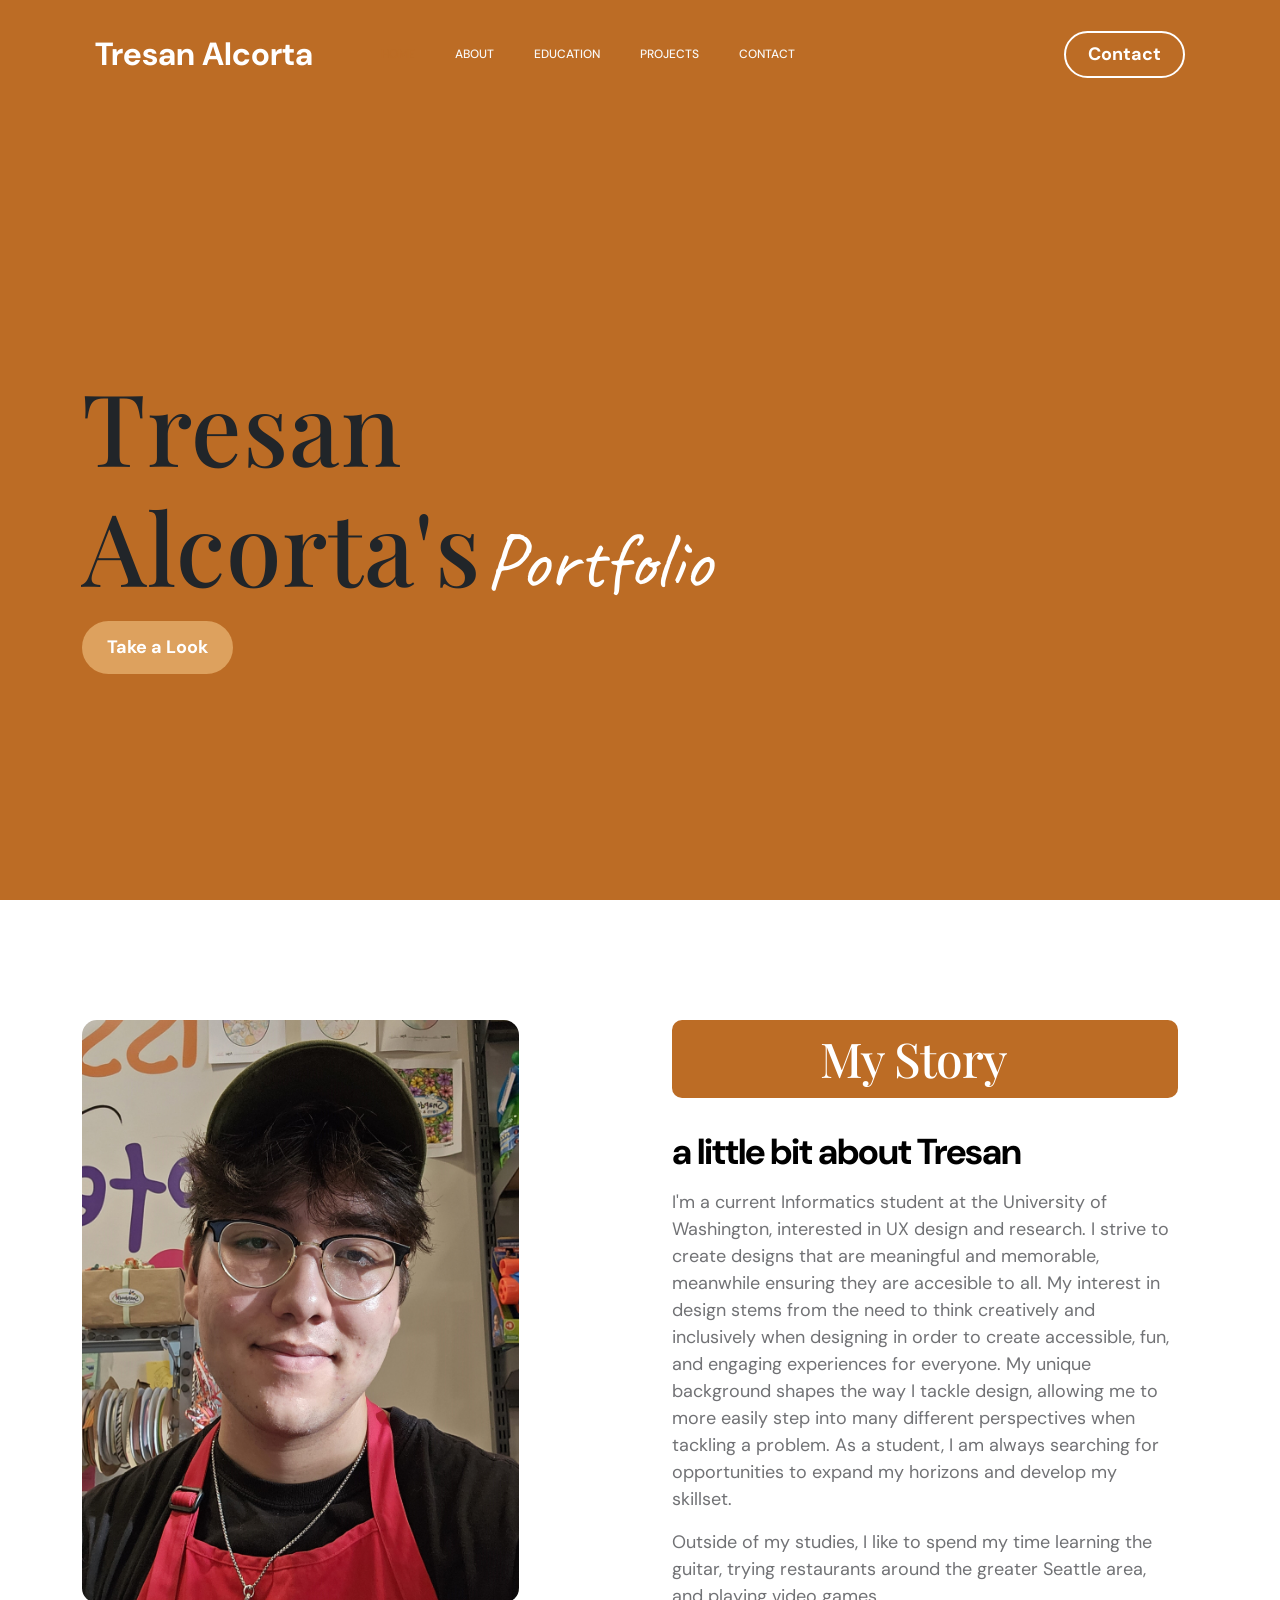
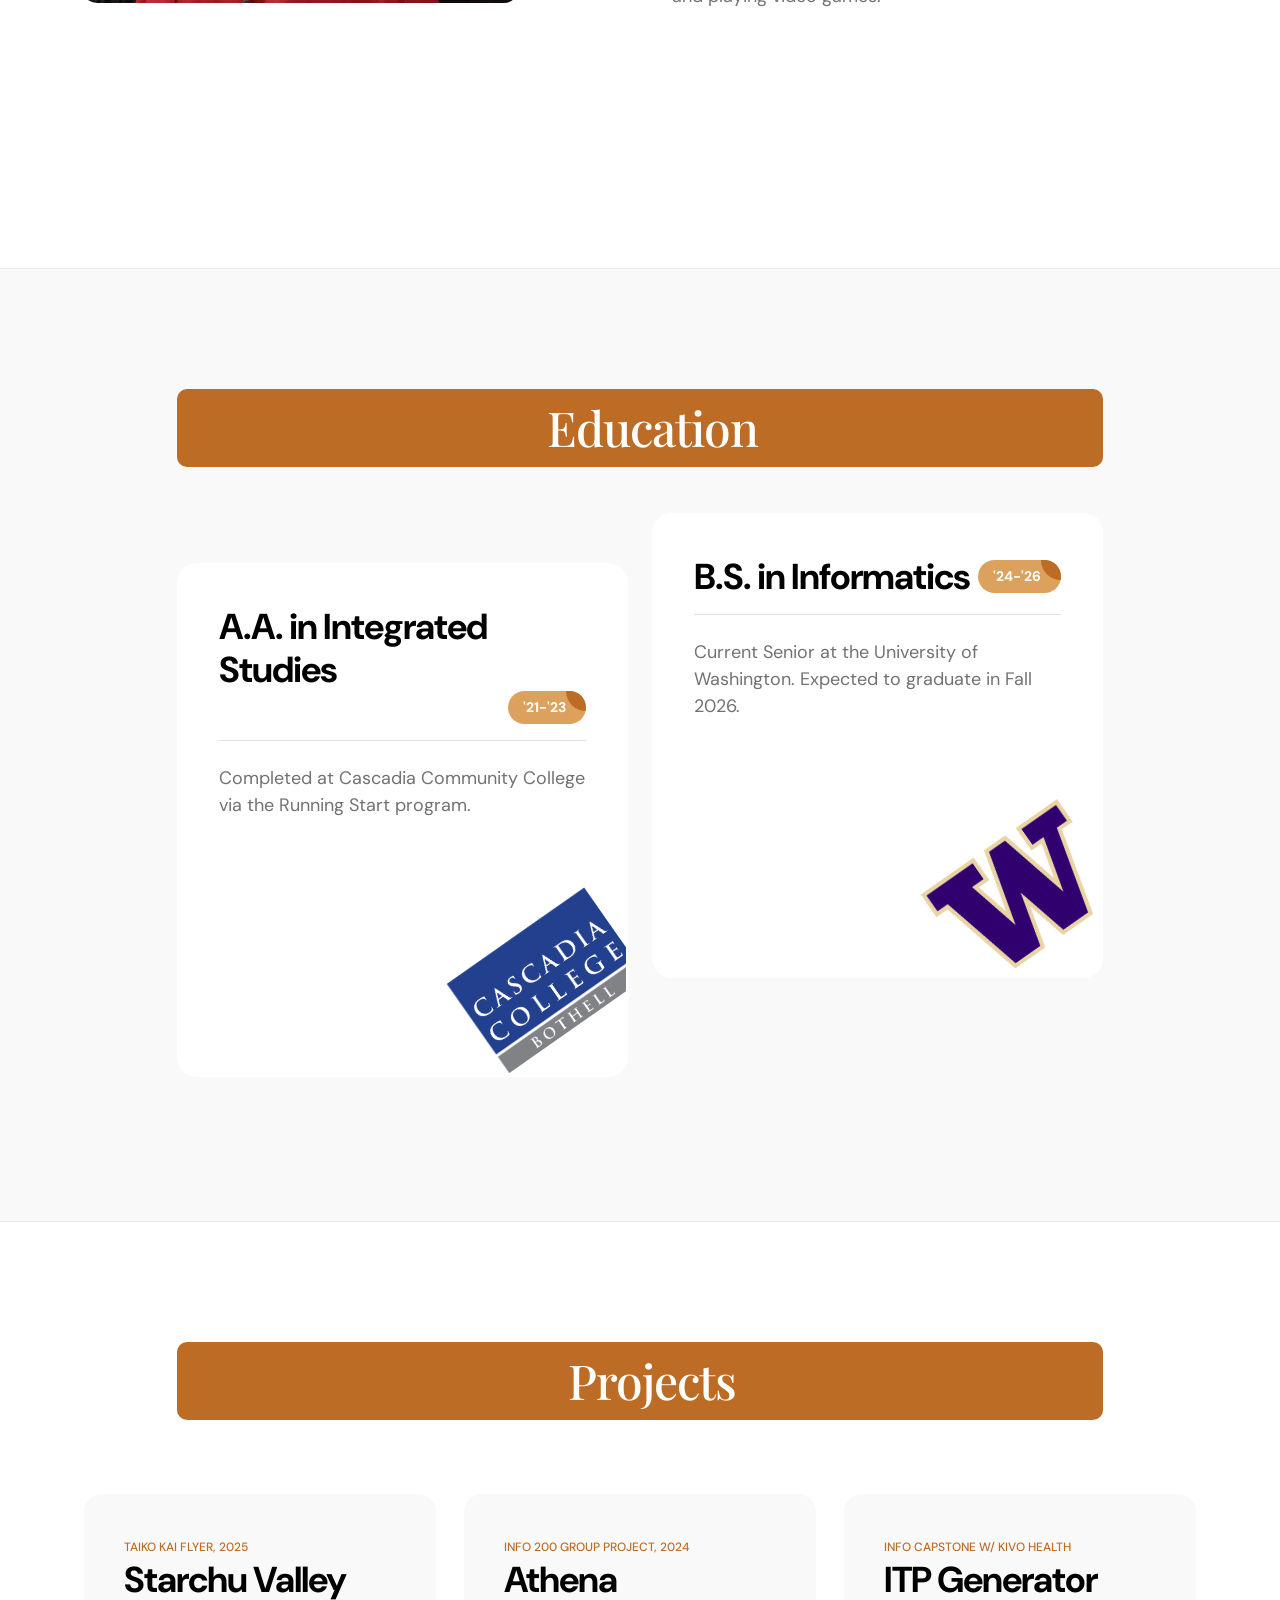
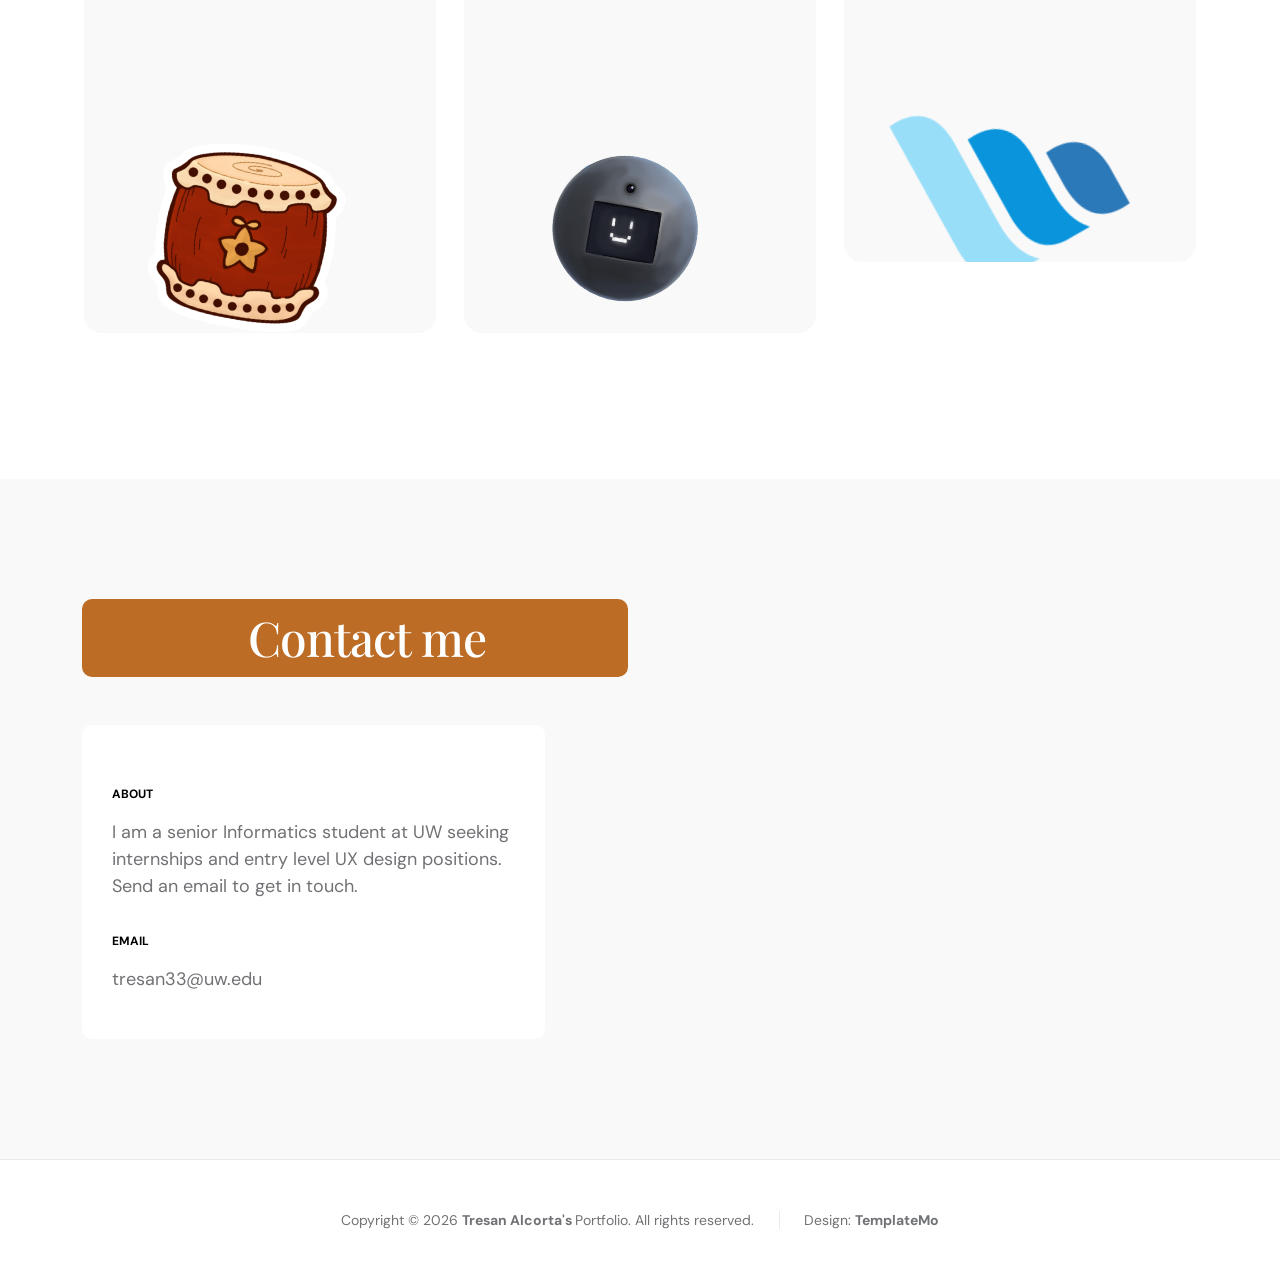
<file: index.html>
<!doctype html>
<html lang="en">
    <head>
        <meta charset="utf-8">
        <meta name="viewport" content="width=device-width, initial-scale=1">

        <meta name="description" content="Portfolio website showcasing work done by Tresan Alcorta">
        <meta name="author" content="Tresan Alcorta">

        <title>Tresan Alcorta's Portfolio</title>

        <!-- CSS FILES -->
        <link rel="preconnect" href="https://fonts.googleapis.com">
        
        <link rel="preconnect" href="https://fonts.gstatic.com" crossorigin>
        
        <link href="https://fonts.googleapis.com/css2?family=DM+Sans:wght@400;500;700&display=swap" rel="stylesheet">

        <link href="css/bootstrap.min.css" rel="stylesheet">

        <link href="css/bootstrap-icons.css" rel="stylesheet">

        <link href="css/magnific-popup.css" rel="stylesheet">

        <link href="css/templatemo-first-portfolio-style.css" rel="stylesheet">

        <link href="https://fonts.googleapis.com/css2?family=Playfair+Display:ital,wght@0,400..900;1,400..900&display=swap" rel="stylesheet">

        <link href="https://fonts.googleapis.com/css2?family=Caveat:wght@400..700&display=swap" rel="stylesheet">
        
    </head>
    
    <body>

        <section class="preloader">
            <div class="spinner">
                <span class="spinner-rotate"></span>    
            </div>
        </section>

        <nav class="navbar navbar-expand-lg">
            <div class="container">

                <button class="navbar-toggler" type="button" data-bs-toggle="collapse" data-bs-target="#navbarNav" aria-controls="navbarNav" aria-expanded="false" aria-label="Toggle navigation">
                    <span class="navbar-toggler-icon"></span>
                </button>

                <!-- <a href="index.html" class="navbar-brand mx-auto mx-lg-0">Tresan Alcorta</a> -->

                <div class="d-flex align-items-center d-lg-none">
                    <i class="navbar-icon bi-telephone-plus me-3"></i>
                    <a class="custom-btn btn" href="#section_5">
                        425-659-0700
                    </a>
                </div>

                <div class="collapse navbar-collapse" id="navbarNav">
                    <a href="index.html" class="navbar-brand mx-auto mx-lg-0">Tresan Alcorta</a>
                    <ul class="navbar-nav ms-lg-5">
                        <li class="nav-item">
                            <a class="nav-link click-scroll" href="#section_1">Home</a>
                        </li>

                        <li class="nav-item">
                            <a class="nav-link click-scroll" href="#section_2">About</a> 
                        </li>

                        <li class="nav-item">
                            <a class="nav-link click-scroll" href="#section_3">Education</a>
                        </li>

                        <li class="nav-item">
                            <a class="nav-link click-scroll" href="#section_4">Projects</a>
                        </li>

                        <li class="nav-item">
                            <a class="nav-link click-scroll" href="#section_5">Contact</a>
                        </li>
                    </ul>

                    <div class="d-lg-flex align-items-center d-none ms-auto">
                        <!-- <i class="navbar-icon bi-telephone-plus me-3"></i> -->
                        <a class="custom-btn btn" href="#section_5">
                            Contact
                        </a>
                    </div>
                </div>

            </div>
        </nav>

        <main>

            <section class="hero d-flex justify-content-center align-items-center" id="section_1">
                <div class="container">
                    <div class="row">

                        <div class="col-lg-7 col-12">
                            <div class="hero-text">
                                <div class="hero-title-wrap d-flex align-items-center mb-4">

                                </div>

                                <h1 class="playfair-hero">Tresan Alcorta's</h1>
                                <p class="caveat">Portfolio</p>
                                <p class="mb-4"><a class="custom-btn btn custom-link" href="#section_2">Take a Look</a></p>
                            </div>
                        </div>

                        <!-- <div class="col-lg-5 col-12 justify-content-center">
                            <div class="hero-image-wrap"></div>
                            <img src="" class="hero-image img-fluid" alt="">
                        </div> -->

                    </div>
                </div>

                <!-- <svg xmlns="http://www.w3.org/2000/svg" viewBox="0 0 1440 320"><path fill="#535da1" fill-opacity="1" d="M0,160L24,160C48,160,96,160,144,138.7C192,117,240,75,288,64C336,53,384,75,432,106.7C480,139,528,181,576,208C624,235,672,245,720,240C768,235,816,213,864,186.7C912,160,960,128,1008,133.3C1056,139,1104,181,1152,202.7C1200,224,1248,224,1296,197.3C1344,171,1392,117,1416,90.7L1440,64L1440,0L1416,0C1392,0,1344,0,1296,0C1248,0,1200,0,1152,0C1104,0,1056,0,1008,0C960,0,912,0,864,0C816,0,768,0,720,0C672,0,624,0,576,0C528,0,480,0,432,0C384,0,336,0,288,0C240,0,192,0,144,0C96,0,48,0,24,0L0,0Z"></path></svg> -->
            </section>


            <section class="about section-padding" id="section_2">
                <div class="container">
                    <div class="row">

                        <div class="col-lg-6 col-12">
                            <img src="images/profilephoto.jpg" class="about-image img-fluid" alt="">
                        </div>

                        <div class="col-lg-6 col-12 mt-5 mt-lg-0">
                            <div class="about-thumb">

                                <div class="section-title-wrap d-flex justify-content-center align-items-center mb-4">
                                    <h2 class="text-white me-4 mb-0 playfair-header float-center">My Story</h2>

                                    <!-- <img src="images/profilephotoround.png" class="avatar-image img-fluid" alt=""> -->
                                </div>

                                <h3 class="pt-2 mb-3">a little bit about Tresan</h3>

                                <p>I'm a current Informatics student at the University of Washington, interested in UX design and research. I strive to create designs that are meaningful and memorable, meanwhile ensuring they are accesible to all. My interest in design stems from the need to think creatively and inclusively when designing in order to create accessible, fun, and engaging experiences for everyone. My unique background shapes the way I tackle design, allowing me to more easily step into many different perspectives when tackling a problem. As a student, I am always searching for opportunities to expand my horizons and develop my skillset.</p>

                                <p>Outside of my studies, I like to spend my time learning the guitar, trying restaurants around the greater Seattle area, and playing video games.</p>
                            </div>
                        </div>

                    </div>
                </div>
            </section>

            <!-- <section class="featured section-padding">
                <div class="container">
                    <div class="row">

                        <div class="col-lg-6 col-12">
                            <div class="profile-thumb">
                                <div class="profile-title">
                                    <h4 class="mb-0">Information</h4>
                                </div>

                                <div class="profile-body">
                                    <p>
                                        <span class="profile-small-title">Name</span> 
                                        <span>Tresan Alcorta</span>
                                    </p>

                                    <p>
                                        <span class="profile-small-title">Birthday</span> 
                                        <span>May 4, 2005</span>
                                    </p>

                                    <p>
                                        <span class="profile-small-title">Phone</span> 
                                         <span><a href="tel: 305-240-9671">425-659-0700</a></span>
                                    </p>

                                    <p>
                                        <span class="profile-small-title">Email</span> 
                                        <span><a href="mailto:hello@josh.design">tresan33@uw.edu</a></span>
                                    </p>
                                </div>
                            </div>
                        </div> -->

                        <!-- <div class="col-lg-6 col-12 mt-5 mt-lg-0">
                            <div class="about-thumb">
                                <div class="row">
                                    <div class="col-lg-6 col-6 featured-border-bottom py-2">
                                        <strong class="featured-numbers">20+</strong>

                                        <p class="featured-text">Years of Experiences</p>
                                    </div>

                                    <div class="col-lg-6 col-6 featured-border-start featured-border-bottom ps-5 py-2">
                                        <strong class="featured-numbers">245</strong>

                                        <p class="featured-text">Happy Customers</p>
                                    </div>

                                    <div class="col-lg-6 col-6 pt-4">
                                        <strong class="featured-numbers">640</strong>

                                        <p class="featured-text">Project Finished</p>
                                    </div>

                                    <div class="col-lg-6 col-6 featured-border-start ps-5 pt-4">
                                        <strong class="featured-numbers">72+</strong>

                                        <p class="featured-text">Digital Awards</p>
                                    </div>
                                </div>
                            </div>
                        </div>

                    </div>
                </div>
            </section> -->


            <!-- <section class="clients section-padding">
                <div class="container">
                    <div class="row align-items-center">

                        <div class="col-lg-12 col-12">
                            <h3 class="text-center mb-5">Companies I've had worked</h3>
                        </div>

                        <div class="col-lg-2 col-4 ms-auto clients-item-height">
                            <img src="images/clients/cachet.svg" class="clients-image img-fluid" alt="">
                        </div>

                        <div class="col-lg-2 col-4 clients-item-height">
                            <img src="images/clients/guitar-center.svg" class="clients-image img-fluid" alt="">
                        </div>

                        <div class="col-lg-2 col-4 clients-item-height">
                            <img src="images/clients/tokico.svg" class="clients-image img-fluid" alt="">
                        </div>

                        <div class="col-lg-2 col-4 clients-item-height">
                            <img src="images/clients/shopify.svg" class="clients-image img-fluid" alt="">
                        </div>

                        <div class="col-lg-2 col-4 me-auto clients-item-height">
                            <img src="images/clients/profil-rejser.svg" class="clients-image img-fluid" alt="">
                        </div>

                    </div>
                </div>
            </section> -->


            <section class="services section-padding" id="section_3">
                <div class="container">
                    <div class="row">

                        <div class="col-lg-10 col-12 mx-auto">
                            <div class="section-title-wrap d-flex justify-content-center align-items-center mb-5">
                                <h2 class="text-white ms-4 mb-0 playfair-header">Education</h2>
                            </div>

                            <div class="row pt-lg-5">
                                <div class="col-lg-6 col-12">
                                    <div class="services-thumb">
                                        <div class="d-flex flex-wrap align-items-center border-bottom mb-4 pb-3">
                                            <h3 class="mb-0">A.A. in Integrated Studies</h3>

                                            <div class="services-price-wrap ms-auto">
                                                <p class="services-price-text mb-0">'21-'23</p>
                                                <div class="services-price-overlay"></div>
                                            </div>
                                        </div>

                                        <p>Completed at Cascadia Community College via the Running Start program.</p>

                                        <div class="services-icon-wrap d-flex justify-content-center align-items-center">
                                            <img class="school-logo" src="images/Cascadia_Logo.png" class="img-fluid img-responsive" />

                                        </div>
                                    </div>
                                </div>

                                <div class="col-lg-6 col-12">
                                    <div class="services-thumb services-thumb-up">
                                        <div class="d-flex flex-wrap align-items-center border-bottom mb-4 pb-3">
                                            <h3 class="mb-0">B.S. in Informatics</h3>

                                            <div class="services-price-wrap ms-auto">
                                                <p class="services-price-text mb-0">'24-'26</p>
                                                <div class="services-price-overlay"></div>
                                            </div>
                                        </div>

                                        <p>Current Senior at the University of Washington. Expected to graduate in Fall 2026.</p>

                                        <div class="services-icon-wrap d-flex justify-content-center align-items-center">
                                             <img class="school-logo" src="images/Washington_Huskies_logo.svg.png" class="img-fluid img-responsive" />
                                        </div>
                                    </div>
                                </div>
                            </div>
                        </div>
                    </div>
                </div>
            </section>


            <section class="projects section-padding" id="section_4">
                <div class="container">
                    <div class="row justify-content-center">

                        <div class="col-lg-10 col-12 mx-auto">
                            <div class="section-title-wrap d-flex justify-content-center align-items-center mb-5">
                                <h2 class="text-white ms-4 mb-0 playfair-header">Projects</h2>
                            </div>
                        </div>

                        <div class="clearfix"></div>

                        <div class="col-lg-4 col-md-6 col-12">
                            <a href="starchu.html">
                                <div class="projects-thumb">
                                    <div class="projects-info">
                                        <small class="projects-tag">Taiko Kai Flyer, 2025</small>
    
                                        <h3 class="projects-title">Starchu Valley</h3>
                                    </div>
    
                                    <img src="images/chu.png" class="projects-image img-fluid" alt="">
                                </div>
                            </a>
                        </div>

                        <div class="col-lg-4 col-md-6 col-12">
                            <a href="athena.html">
                            <div class="projects-thumb">
                                <div class="projects-info">
                                    <small class="projects-tag">INFO 200 Group Project, 2024</small>

                                    <h3 class="projects-title">Athena</h3>
                                </div>

                                    <img src="images/projects/athenadrone.png" class="projects-image img-fluid" alt="">
                                </div>
                            </a>
                        </div>

                        <div class="col-lg-4 col-md-6 col-12">
                            <a href="kivo.html">
                            <div class="projects-thumb">
                                <div class="projects-info">
                                    <small class="projects-tag">INFO Capstone w/ Kivo Health</small>

                                    <h3 class="projects-title">ITP Generator</h3>
                                </div>

                                    <img src="images/projects/684a5781f9e447770142c3cf_kivo-logo.png" class="projects-image img-fluid" alt="">
                                </div>
                            </a>
                        </div>

                        <!-- <div class="col-lg-4 col-md-6 col-12">
                            <div class="projects-thumb">
                                <div class="projects-info">
                                    <small class="projects-tag"></small>

                                    <h3 class="projects-title">Polo</h3>
                                </div>

                                <a href="images/projects/true-agency-9Bjog5FZ-oc-unsplash.jpg" class="popup-image">
                                    <img src="images/projects/true-agency-9Bjog5FZ-oc-unsplash.jpg" class="projects-image img-fluid" alt="">
                                </a>
                            </div>
                        </div> -->

                    </div>
                </div>
            </section>

            <section class="contact section-padding" id="section_5">
                    <div class="container">
                        <div class="row">

                            <div class="col-lg-6 col-md-8 col-12">
                                <div class="section-title-wrap d-flex justify-content-center align-items-center mb-5">
                                    <h2 class="text-white ms-4 mb-0 playfair-header">Contact me</h2>
                                </div>
                            </div>

                            <div class="clearfix"></div>

                            <div class="col-lg-5 col-md-6 col-12 pe-lg-0">
                                <div class="contact-info d-flex flex-column">
                                    <strong class="site-footer-title d-block mb-3">About</strong>

                                    <p class="mb-2">
                                        I am a senior Informatics student at UW seeking internships and entry level UX design positions. Send an email to get in touch.
                              </p>

                                    <strong class="site-footer-title d-block mt-4 mb-3">Email</strong>

                                    <p>
                                        <a href="mailto:tresan33@uw.edu">
                                            tresan33@uw.edu
                                        </a>
                                    </p>
                                </div>
                            </div>



                            <!-- <div class="col-lg-6 col-12 mt-5 mt-lg-0">
                                <form action="#" method="get" class="custom-form contact-form" role="form">
                                    <div class="row">
                                        <div class="col-lg-6 col-md-6 col-12">
                                            <div class="form-floating">
                                                <input type="text" name="name" id="name" class="form-control" placeholder="Name" required="">
                                                
                                                <label for="floatingInput">Name</label>
                                            </div>
                                        </div>

                                        <div class="col-lg-6 col-md-6 col-12"> 
                                            <div class="form-floating">
                                                <input type="email" name="email" id="email" pattern="[^ @]*@[^ @]*" class="form-control" placeholder="Email address" required="">
                                                
                                                <label for="floatingInput">Email address</label>
                                            </div>
                                        </div>

                                        <div class="col-lg-12 col-12">
                                            <div class="form-floating">
                                                <textarea class="form-control" id="message" name="message" placeholder="Shoot me a message"></textarea>
                                                
                                                <label for="floatingTextarea">Shoot me a message</label>
                                            </div>
                                        </div>

                                        <div class="col-lg-3 col-12 ms-auto">
                                            <button type="submit" class="form-control">Send</button>
                                        </div>

                                    </div>
                                </form>     
                            </div> -->

                        </div>
                    </div>
                </div>
            </section>

        </main>

        <footer class="site-footer">
            <div class="container">
                <div class="row">

                    <div class="col-lg-12 col-12">
                        <div class="copyright-text-wrap">
                            <p class="mb-0">
                                <span class="copyright-text">Copyright © 2026 <a href="#">Tresan Alcorta's </a>Portfolio. All rights reserved.</span>
                                Design: 
                                <a rel="sponsored" href="https://templatemo.com" target="_blank">TemplateMo</a>
                            </p>
                        </div>
                    </div>

                </div>
            </div>
        </footer>

        <!-- JAVASCRIPT FILES -->
        <script src="js/jquery.min.js"></script>
        <script src="js/bootstrap.min.js"></script>
        <script src="js/jquery.sticky.js"></script>
        <script src="js/click-scroll.js"></script>
        <script src="js/jquery.magnific-popup.min.js"></script>
        <script src="js/magnific-popup-options.js"></script>
        <script src="js/custom.js"></script>

    </body>
</html>
</file>
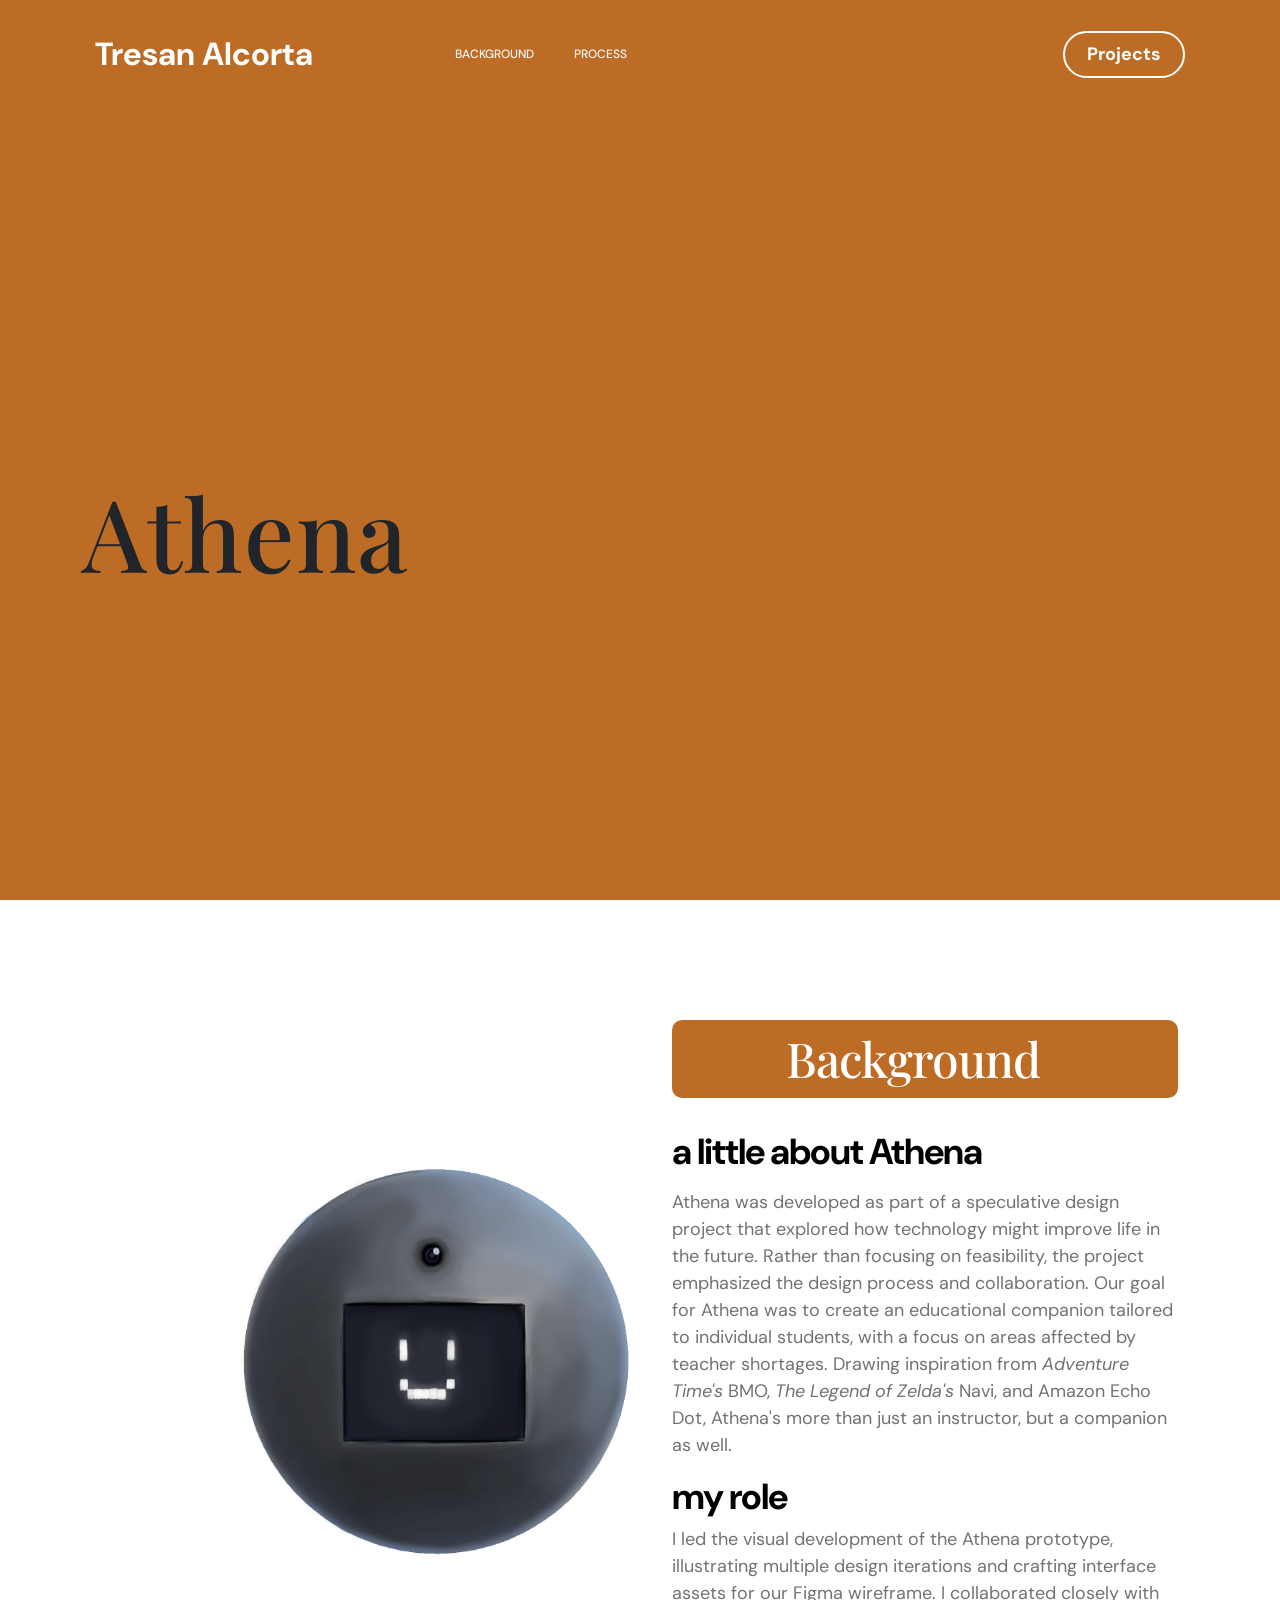
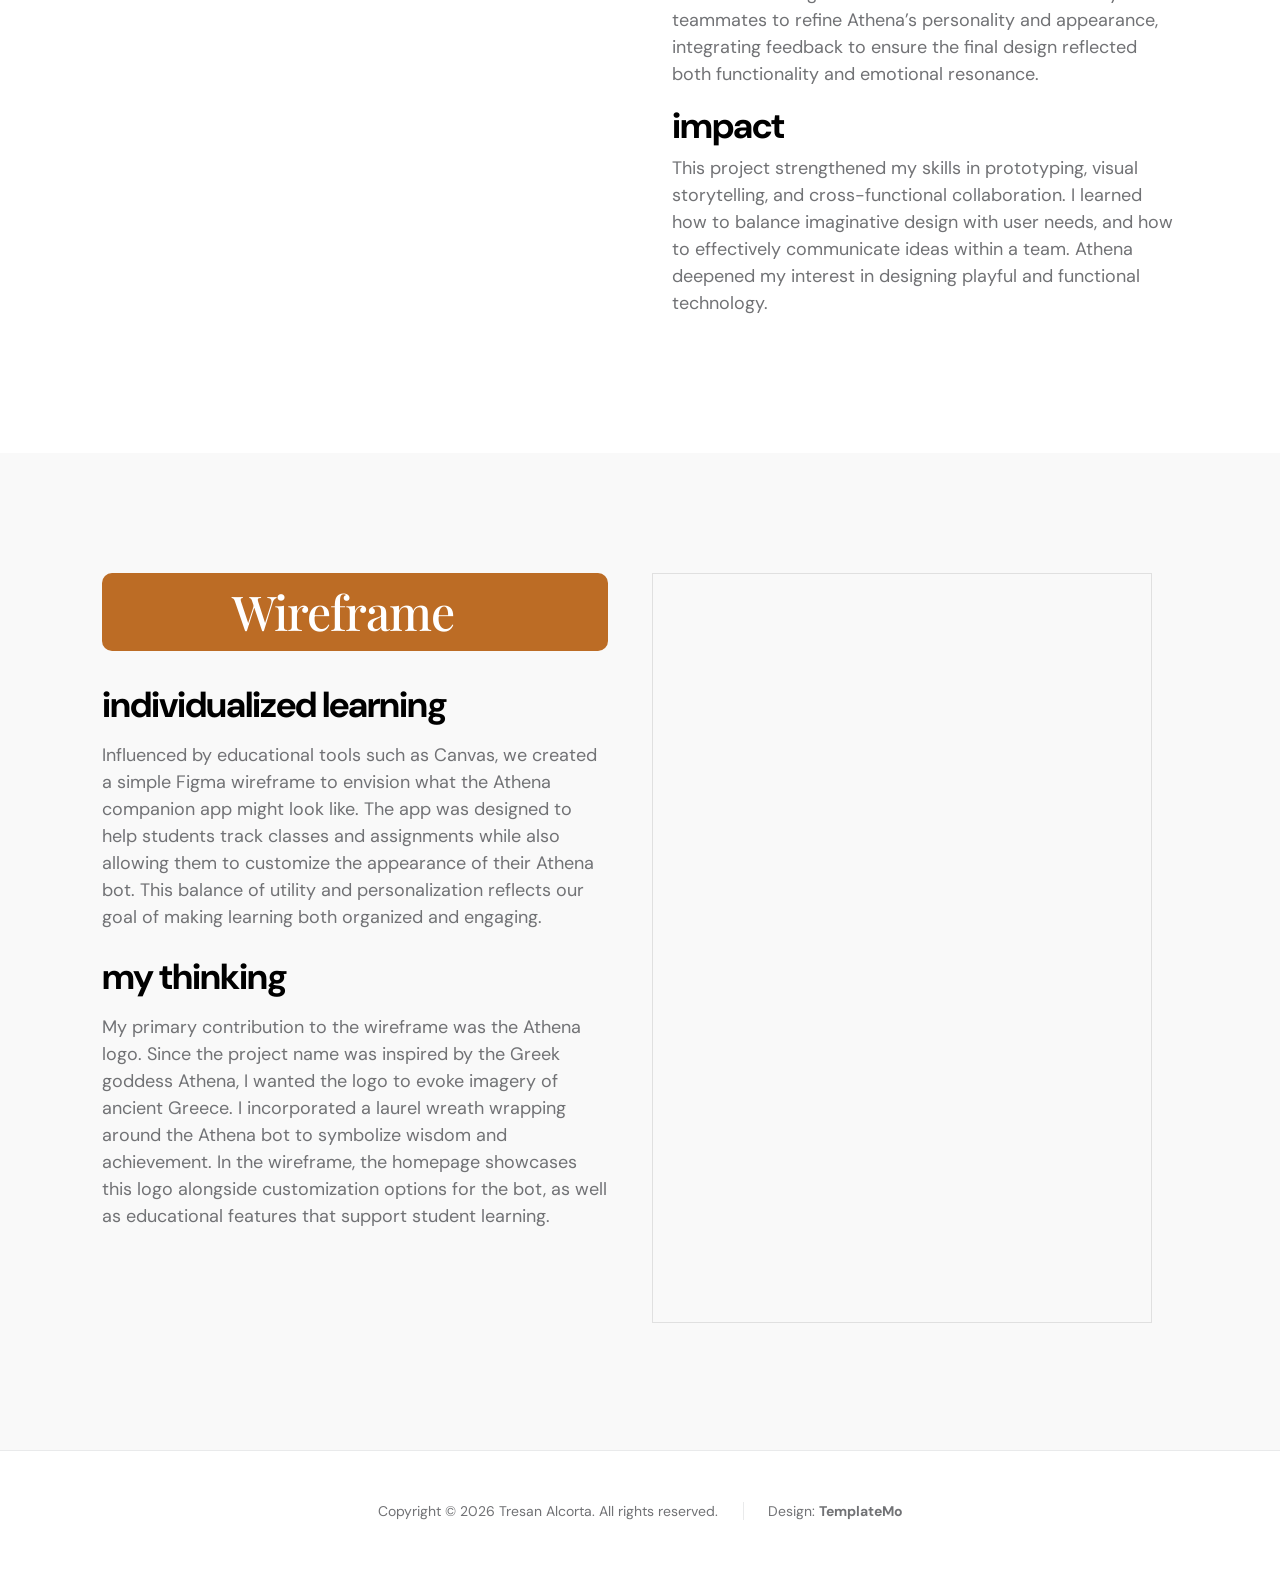
<file: athena.html>
<!doctype html>
<html lang="en">
    <head>
        <meta charset="utf-8">
        <meta name="viewport" content="width=device-width, initial-scale=1">

        <meta name="description" content="Portfolio website showcasing work done by Tresan Alcorta">
        <meta name="author" content="Tresan Alcorta">

        <title>Tresan Alcorta's Portfolio</title>

        <!-- CSS FILES -->
        <link rel="preconnect" href="https://fonts.googleapis.com">
        
        <link rel="preconnect" href="https://fonts.gstatic.com" crossorigin>
        
        <link href="https://fonts.googleapis.com/css2?family=DM+Sans:wght@400;500;700&display=swap" rel="stylesheet">

        <link href="css/bootstrap.min.css" rel="stylesheet">

        <link href="css/bootstrap-icons.css" rel="stylesheet">

        <link href="css/magnific-popup.css" rel="stylesheet">

        <link href="css/templatemo-first-portfolio-style.css" rel="stylesheet">

        <link href="https://fonts.googleapis.com/css2?family=Playfair+Display:ital,wght@0,400..900;1,400..900&display=swap" rel="stylesheet">

        <link href="https://fonts.googleapis.com/css2?family=Caveat:wght@400..700&display=swap" rel="stylesheet">
        
    </head>
    
    <body>

        <section class="preloader">
            <div class="spinner">
                <span class="spinner-rotate"></span>    
            </div>
        </section>

        <nav class="navbar navbar-expand-lg">
            <div class="container">

                <button class="navbar-toggler" type="button" data-bs-toggle="collapse" data-bs-target="#navbarNav" aria-controls="navbarNav" aria-expanded="false" aria-label="Toggle navigation">
                    <span class="navbar-toggler-icon"></span>
                </button>

                <!-- <a href="index.html" class="navbar-brand mx-auto mx-lg-0">Tresan Alcorta</a> -->

                <div class="d-flex align-items-center d-lg-none">
                    <i class="navbar-icon bi-telephone-plus me-3"></i>
                    <a class="custom-btn btn" href="#section_5">
                        425-659-0700
                    </a>
                </div>

                <div class="collapse navbar-collapse" id="navbarNav">
                    <a href="index.html" class="navbar-brand mx-auto mx-lg-0">Tresan Alcorta</a>
                    <ul class="navbar-nav ms-lg-5">
                        <li class="nav-item">
                            <a class="nav-link click-scroll" href="#section_1">Home</a>
                        </li>

                        <li class="nav-item">
                            <a class="nav-link click-scroll" href="#section_2">Background</a>
                        </li>

                        <li class="nav-item">
                            <a class="nav-link click-scroll" href="#section_3">Process</a>
                        </li>

                    </ul>

                    <div class="d-lg-flex align-items-center d-none ms-auto">
                        <!-- <i class="navbar-icon bi-telephone-plus me-3"></i> -->
                        <a class="custom-btn btn" href="index.html#section_4">
                            Projects
                        </a>
                    </div>
                </div>

            </div>
        </nav>

        <main>

            <section class="section_1-1 hero d-flex justify-content-center align-items-center" id="section_1">
                <div class="container">
                    <div class="row">
                        


                        <div class="col">
                            <div class="hero-text">
                                <div class="hero-title-wrap d-flex align-items-center mb-4">
                                    <!-- <img src="images/happy-bearded-young-man.jpg" class="avatar-image avatar-image-large img-fluid" alt=""> -->

                                    <!-- <h1 class="hero-title ms-3 mb-0"></h1> -->
                                </div>

                                <h1 class="playfair-hero">Athena</h1>
                                <!-- <p class="caveat">Portfolio</p> -->
                                <!-- <p class="mb-4"><a class="custom-btn btn custom-link" href="#section_2">Take a Look</a></p> -->

                            </div>
                        </div> 


                        <!-- <div class="col-lg-5 col-12 justify-content-center">
                            <div class="hero-image-wrap"></div>
                            <img src="" class="hero-image img-fluid" alt="">
                        </div> -->

                    </div>
                </div>

                <!-- <svg xmlns="http://www.w3.org/2000/svg" viewBox="0 0 1440 320"><path fill="#535da1" fill-opacity="1" d="M0,160L24,160C48,160,96,160,144,138.7C192,117,240,75,288,64C336,53,384,75,432,106.7C480,139,528,181,576,208C624,235,672,245,720,240C768,235,816,213,864,186.7C912,160,960,128,1008,133.3C1056,139,1104,181,1152,202.7C1200,224,1248,224,1296,197.3C1344,171,1392,117,1416,90.7L1440,64L1440,0L1416,0C1392,0,1344,0,1296,0C1248,0,1200,0,1152,0C1104,0,1056,0,1008,0C960,0,912,0,864,0C816,0,768,0,720,0C672,0,624,0,576,0C528,0,480,0,432,0C384,0,336,0,288,0C240,0,192,0,144,0C96,0,48,0,24,0L0,0Z"></path></svg> -->
            </section>


            <section class="about section-padding" id="section_2">
                <div class="container">
                    <div class="row">

                        <div class="col-lg-6 col-12">
                            <a href="images/projects/athenadrone.png" class="popup-image">
                                <img class="project-img" src="images/projects/athenadrone.png" class="about-image img-fluid" alt="">
                            </a>
                            
                        </div>

                        <div class="col-lg-6 col-12 mt-5 mt-lg-0">
                            <div class="about-thumb">

                                <div class="section-title-wrap d-flex justify-content-center align-items-center mb-4">
                                    <h2 class="text-white me-4 mb-0 playfair-header float-center">Background</h2>

                                    <!-- <img src="images/profilephotoround.png" class="avatar-image img-fluid" alt=""> -->
                                </div>

                                <h3 class="pt-2 mb-3">a little about Athena</h3>

                                <p>Athena was developed as part of a speculative design project that explored how technology might improve life in the future. Rather than focusing on feasibility, the project emphasized the design process and collaboration. Our goal for Athena was to create an educational companion tailored to individual students, with a focus on areas affected by teacher shortages. Drawing inspiration from <em>Adventure Time's</em> BMO, <em>The Legend of Zelda's</em> Navi, and Amazon Echo Dot, Athena's more than just an instructor, but a companion as well.</p>

                                <h3>my role</h3>

                                <p>I led the visual development of the Athena prototype, illustrating multiple design iterations and crafting interface assets for our Figma wireframe. I collaborated closely with teammates to refine Athena’s personality and appearance, integrating feedback to ensure the final design reflected both functionality and emotional resonance.</p>

                                <h3>impact</h3>
                                <p>This project strengthened my skills in prototyping, visual storytelling, and cross-functional collaboration. I learned how to balance imaginative design with user needs, and how to effectively communicate ideas within a team. Athena deepened my interest in designing playful and functional technology.</p>
                            </div>
                        </div>

                    </div>
                </div>
            </section>

            <section class="about section-padding" id="section_3" style="background-color: #f9f9f9;">
                <div class="container">
                    <div class="row">
                        
                        <div class="col-lg-6 col-12 mt-5 mt-lg-0">
                            <div class="about-thumb">

                                <div class="section-title-wrap d-flex justify-content-center align-items-center mb-4">
                                    <h2 class="text-white me-4 mb-0 playfair-header float-center">Wireframe</h2>

                                </div>

                                <h3 class="pt-2 mb-3">individualized learning</h3>

                                <p>Influenced by educational tools such as Canvas, we created a simple Figma wireframe to envision what the Athena companion app might look like. The app was designed to help students track classes and assignments while also allowing them to customize the appearance of their Athena bot. This balance of utility and personalization reflects our goal of making learning both organized and engaging.</p>

                                <h3 class="pt-2 mb-3">my thinking</h3>
                                <p class="">My primary contribution to the wireframe was the Athena logo. Since the project name was inspired by the Greek goddess Athena, I wanted the logo to evoke imagery of ancient Greece. I incorporated a laurel wreath wrapping around the Athena bot to symbolize wisdom and achievement. In the wireframe, the homepage showcases this logo alongside customization options for the bot, as well as educational features that support student learning.</p>

                                <h3></h3>
                            </div>
                        </div>

                        <div class="col-lg-6 col-12">
                            <div class="col-lg-6 col-12">
                            <iframe style="border: 1px solid rgba(0, 0, 0, 0.1);" width="500" height="750" src="https://embed.figma.com/proto/RP99ftiJah7hJCfqLFLR6b/Athena?type=design&node-id=38-10&scaling=scale-down&page-id=0%3A1&embed-host=share" allowfullscreen></iframe>
                            
                        </div>
                            
                        </div>


                    </div>
                </div>
            </section>

        </main>

        <footer class="site-footer">
            <div class="container">
                <div class="row">

                    <div class="col-lg-12 col-12">
                        <div class="copyright-text-wrap">
                            <p class="mb-0">
                                <span class="copyright-text">Copyright © 2026 Tresan Alcorta.  All rights reserved.</span>
                                Design: 
                                <a rel="sponsored" href="https://templatemo.com" target="_blank">TemplateMo</a>
                            </p>
                        </div>
                    </div>

                </div>
            </div>
        </footer>

        <!-- JAVASCRIPT FILES -->
        <script src="js/jquery.min.js"></script>
        <script src="js/bootstrap.min.js"></script>
        <script src="js/jquery.sticky.js"></script>
        <script src="js/click-scroll.js"></script>
        <script src="js/jquery.magnific-popup.min.js"></script>
        <script src="js/magnific-popup-options.js"></script>
        <script src="js/custom.js"></script>

    </body>
</html>
</file>
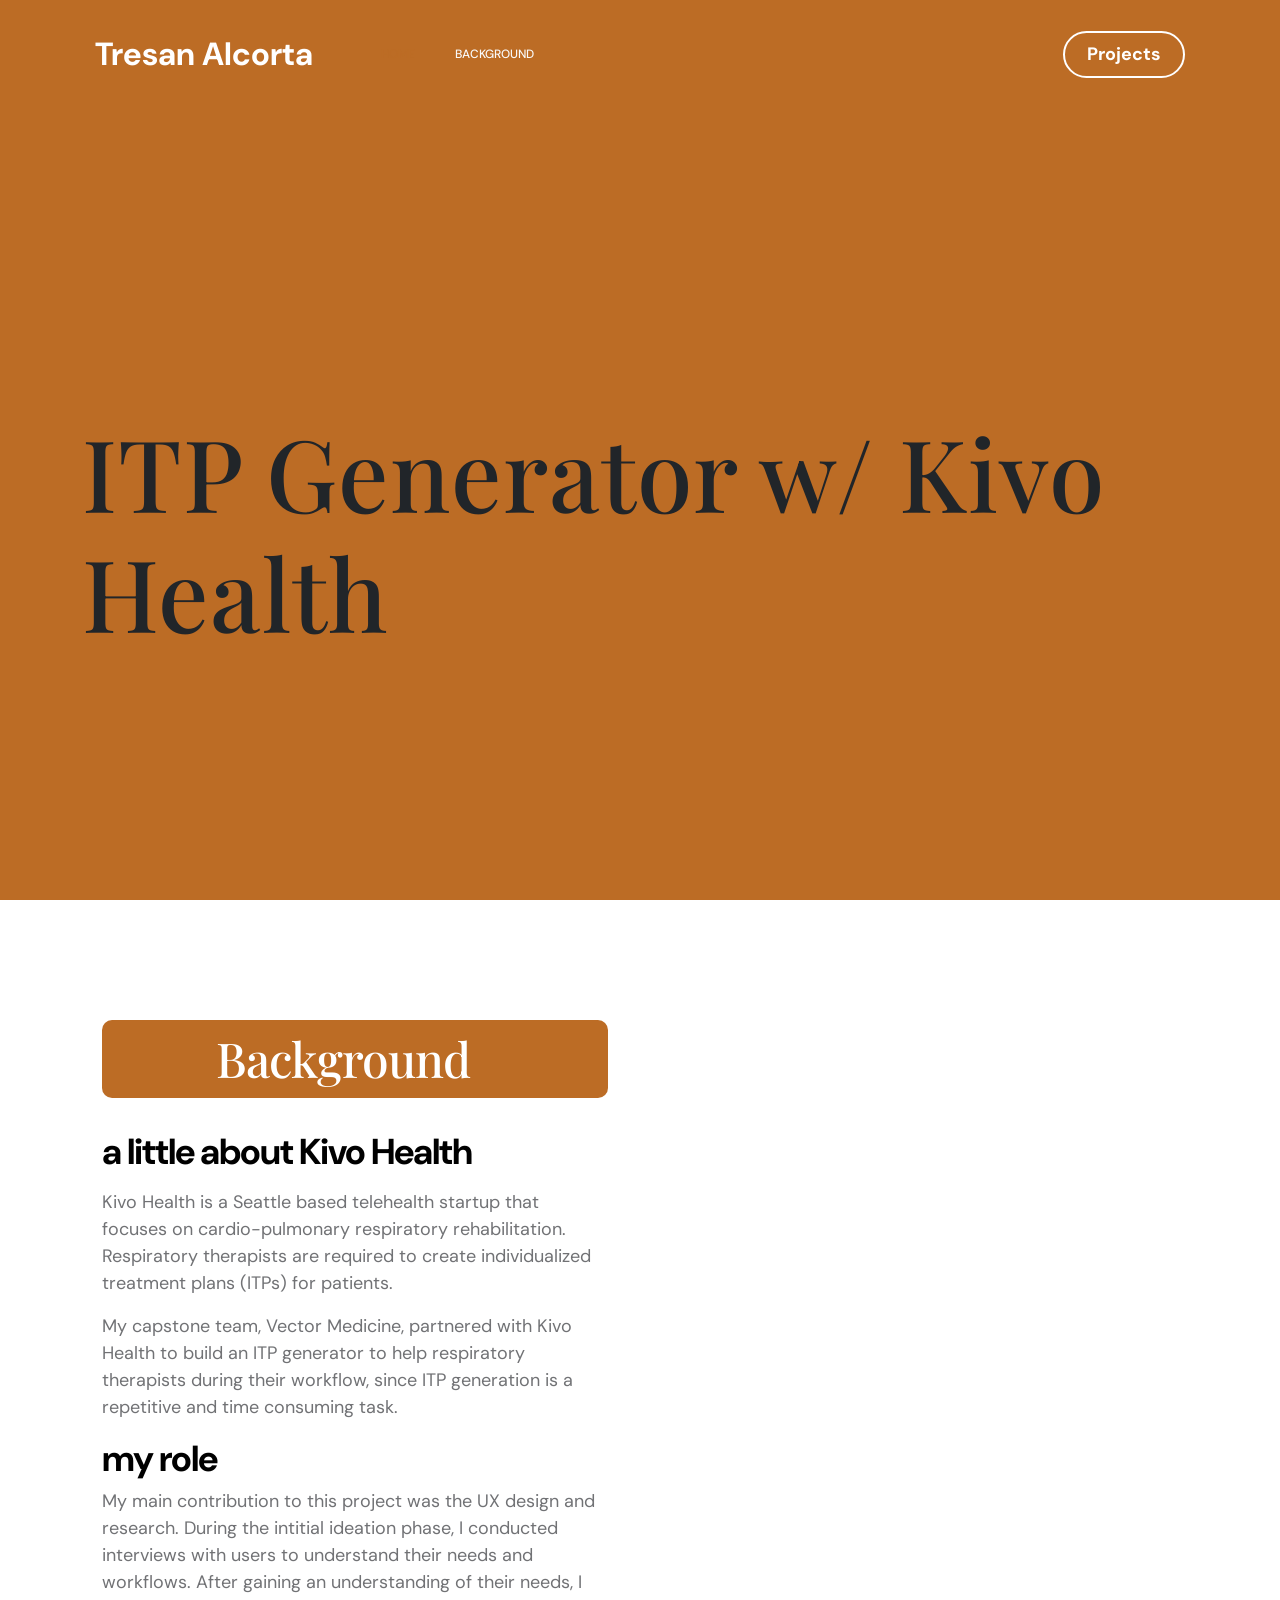
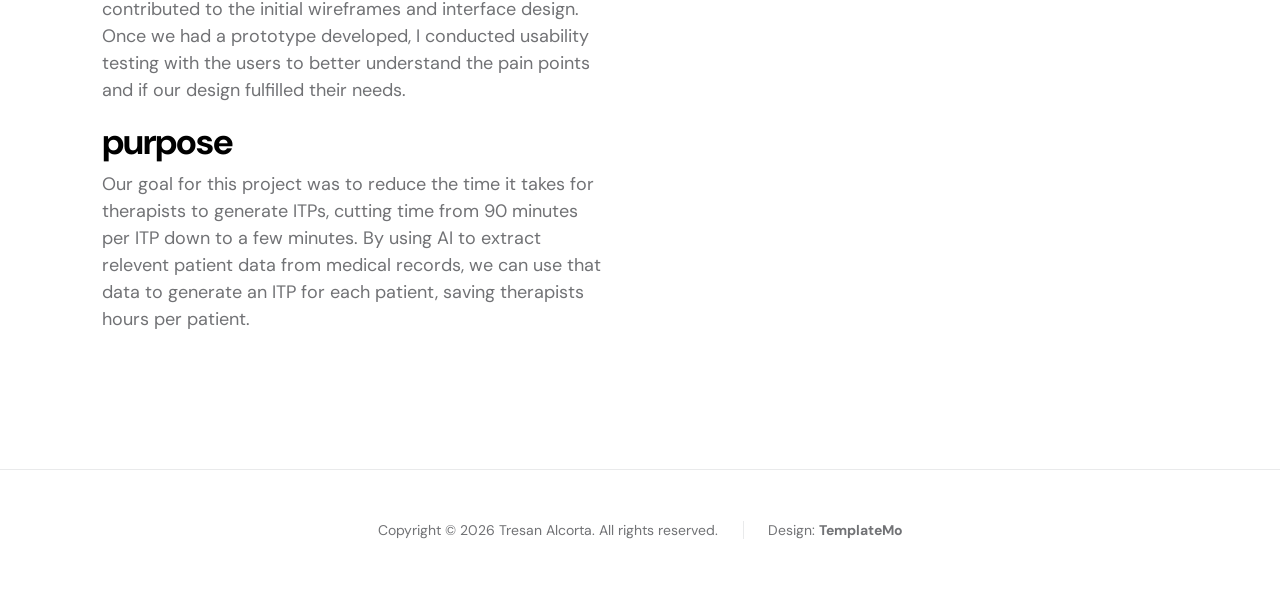
<file: kivo.html>
<!doctype html>
<html lang="en">
    <head>
        <meta charset="utf-8">
        <meta name="viewport" content="width=device-width, initial-scale=1">

        <meta name="description" content="Portfolio website showcasing work done by Tresan Alcorta">
        <meta name="author" content="Tresan Alcorta">

        <title>Tresan Alcorta's Portfolio</title>

        <!-- CSS FILES -->
        <link rel="preconnect" href="https://fonts.googleapis.com">
        
        <link rel="preconnect" href="https://fonts.gstatic.com" crossorigin>
        
        <link href="https://fonts.googleapis.com/css2?family=DM+Sans:wght@400;500;700&display=swap" rel="stylesheet">

        <link href="css/bootstrap.min.css" rel="stylesheet">

        <link href="css/bootstrap-icons.css" rel="stylesheet">

        <link href="css/magnific-popup.css" rel="stylesheet">

        <link href="css/templatemo-first-portfolio-style.css" rel="stylesheet">

        <link href="https://fonts.googleapis.com/css2?family=Playfair+Display:ital,wght@0,400..900;1,400..900&display=swap" rel="stylesheet">

        <link href="https://fonts.googleapis.com/css2?family=Caveat:wght@400..700&display=swap" rel="stylesheet">
        
    </head>
    
    <body>

        <section class="preloader">
            <div class="spinner">
                <span class="spinner-rotate"></span>    
            </div>
        </section>

        <nav class="navbar navbar-expand-lg">
            <div class="container">

                <button class="navbar-toggler" type="button" data-bs-toggle="collapse" data-bs-target="#navbarNav" aria-controls="navbarNav" aria-expanded="false" aria-label="Toggle navigation">
                    <span class="navbar-toggler-icon"></span>
                </button>

                <!-- <a href="index.html" class="navbar-brand mx-auto mx-lg-0">Tresan Alcorta</a> -->

                <div class="d-flex align-items-center d-lg-none">
                    <i class="navbar-icon bi-telephone-plus me-3"></i>
                    <a class="custom-btn btn" href="#section_5">
                        425-659-0700
                    </a>
                </div>

                <div class="collapse navbar-collapse" id="navbarNav">
                    <a href="index.html" class="navbar-brand mx-auto mx-lg-0">Tresan Alcorta</a>
                    <ul class="navbar-nav ms-lg-5">
                        <li class="nav-item">
                            <a class="nav-link click-scroll" href="index.html">Home</a>
                        </li>

                        <li class="nav-item">
                            <a class="nav-link click-scroll" href="#section_2">Background</a>
                        </li>

                        <!-- <li class="nav-item">
                            <a class="nav-link click-scroll" href="#section_3">Process</a>
                        </li> -->

                    </ul>

                    <div class="d-lg-flex align-items-center d-none ms-auto">
                        <!-- <i class="navbar-icon bi-telephone-plus me-3"></i> -->
                        <a class="custom-btn btn" href="index.html#section_4">
                            Projects
                        </a>
                    </div>
                </div>

            </div>
        </nav>

        <main>

            <section class="section_1-1 hero d-flex justify-content-center align-items-center" id="section_1">
                <div class="container">
                    <div class="row">

                        <div class="col">
                            <div class="hero-text">
                                <div class="hero-title-wrap d-flex align-items-center mb-4">
                                    <!-- <img src="images/happy-bearded-young-man.jpg" class="avatar-image avatar-image-large img-fluid" alt=""> -->

                                    <!-- <h1 class="hero-title ms-3 mb-0"></h1> -->
                                </div>

                                <h1 class="playfair-hero">ITP Generator w/ Kivo Health</h1>
                                <!-- <p class="caveat">Portfolio</p> -->
                                <!-- <p class="mb-4"><a class="custom-btn btn custom-link" href="#section_2">Take a Look</a></p> -->

                            </div>
                        </div> 
                        

                        <!-- <div class="col-lg-5 col-12 justify-content-center">
                            <div class="hero-image-wrap"></div>
                            <img src="" class="hero-image img-fluid" alt="">
                        </div> -->

                    </div>
                </div>

                <!-- <svg xmlns="http://www.w3.org/2000/svg" viewBox="0 0 1440 320"><path fill="#535da1" fill-opacity="1" d="M0,160L24,160C48,160,96,160,144,138.7C192,117,240,75,288,64C336,53,384,75,432,106.7C480,139,528,181,576,208C624,235,672,245,720,240C768,235,816,213,864,186.7C912,160,960,128,1008,133.3C1056,139,1104,181,1152,202.7C1200,224,1248,224,1296,197.3C1344,171,1392,117,1416,90.7L1440,64L1440,0L1416,0C1392,0,1344,0,1296,0C1248,0,1200,0,1152,0C1104,0,1056,0,1008,0C960,0,912,0,864,0C816,0,768,0,720,0C672,0,624,0,576,0C528,0,480,0,432,0C384,0,336,0,288,0C240,0,192,0,144,0C96,0,48,0,24,0L0,0Z"></path></svg> -->
            </section>


            <section class="about section-padding" id="section_2">
                <div class="container">
                    <div class="row">

                        <!-- <div class="col-lg-6 col-12">
                            <a href="images/projects/placeholder.png" class="popup-image">
                                <img class="project-img" src="images/projects/placeholder.png" class="about-image img-fluid" alt="">
                            </a>
                            
                        </div> -->

                        <div class="col-lg-6 col-12 mt-5 mt-lg-0">
                            <div class="about-thumb">

                                <div class="section-title-wrap d-flex justify-content-center align-items-center mb-4">
                                    <h2 class="text-white me-4 mb-0 playfair-header float-center">Background</h2>

                                    <!-- <img src="images/profilephotoround.png" class="avatar-image img-fluid" alt=""> -->
                                </div>

                                <h3 class="pt-2 mb-3">a little about Kivo Health</h3>

                                <p>Kivo Health is a Seattle based telehealth startup that focuses on cardio-pulmonary respiratory rehabilitation. Respiratory therapists are required to create individualized treatment plans (ITPs) for patients.</p>
                                <p>My capstone team, Vector Medicine, partnered with Kivo Health to build an ITP generator to help respiratory therapists during their workflow, since ITP generation is a repetitive and time consuming task.</p>

                                <h3>my role</h3>

                                <p>My main contribution to this project was the UX design and research. During the intitial ideation phase, I conducted interviews with users to understand their needs and workflows. After gaining an understanding of their needs, I contributed to the initial wireframes and interface design. Once we had a prototype developed, I conducted usability testing with the users to better understand the pain points and if our design fulfilled their needs.</p>

                                <h3>purpose</h3>
                                <p>Our goal for this project was to reduce the time it takes for therapists to generate ITPs, cutting time from 90 minutes per ITP down to a few minutes. 
                                    By using AI to extract relevent patient data from medical records, we can use that data to generate an ITP for each patient, saving therapists hours per patient.</p>

                            </div>
                        </div>

                    </div>
                </div>
            </section>

            <!-- <section class="about section-padding" id="section_3" style="background-color: #f9f9f9;">
                <div class="container">
                    <div class="row">
                        
                        <div class="col-lg-6 col-12 mt-5 mt-lg-0">
                            <div class="about-thumb">

                                <div class="section-title-wrap d-flex justify-content-center align-items-center mb-4">
                                    <h2 class="text-white me-4 mb-0 playfair-header float-center">Process</h2>

                                </div>

                                <h3 class="pt-2 mb-3">capturing that "Stardew" charm</h3>

                                <p>I wanted to create a flyer that was instantly recognizable and visually engaging. Drawing inspiration from Stardew Valley’s logo and user interface, I designed the flyer to appeal to both fans of the game and taiko enthusiasts. The goal was to evoke a sense of nostalgia and charm while clearly communicating event details.</p>

                                <h3 class="pt-2 mb-3">my thinking</h3>
                                <p class="">To establish a strong visual hierarchy, I placed a large, stylized logo at the top as the focal point. From there, I arranged the event information to guide the viewer’s eye downward — starting with the date, time, and location, followed by ticket pricing. At the bottom, a clear call to action (“Scan here to buy tickets!”) directs attention to the QR code placement on the final print. This layout reflects my understanding of visual flow, accessibility, and effective communication.</p>

                                <h3></h3>
                            </div>
                        </div>

                        <div class="col-lg-6 col-12">
                            <a href="images/projects/flyerdesignprocess.png" class="popup-image">
                                <img class="project-img" src="images/projects/flyerdesignprocess.png" class="about-image img-fluid" alt="">
                            </a>
                            
                        </div>


                    </div>
                </div>
            </section> -->

        </main>

        <footer class="site-footer">
            <div class="container">
                <div class="row">

                    <div class="col-lg-12 col-12">
                        <div class="copyright-text-wrap">
                            <p class="mb-0">
                                <span class="copyright-text">Copyright © 2026 Tresan Alcorta.  All rights reserved.</span>
                                Design: 
                                <a rel="sponsored" href="https://templatemo.com" target="_blank">TemplateMo</a>
                            </p>
                        </div>
                    </div>

                </div>
            </div>
        </footer>

        <!-- JAVASCRIPT FILES -->
        <script src="js/jquery.min.js"></script>
        <script src="js/bootstrap.min.js"></script>
        <script src="js/jquery.sticky.js"></script>
        <script src="js/click-scroll.js"></script>
        <script src="js/jquery.magnific-popup.min.js"></script>
        <script src="js/magnific-popup-options.js"></script>
        <script src="js/custom.js"></script>

    </body>
</html>
</file>
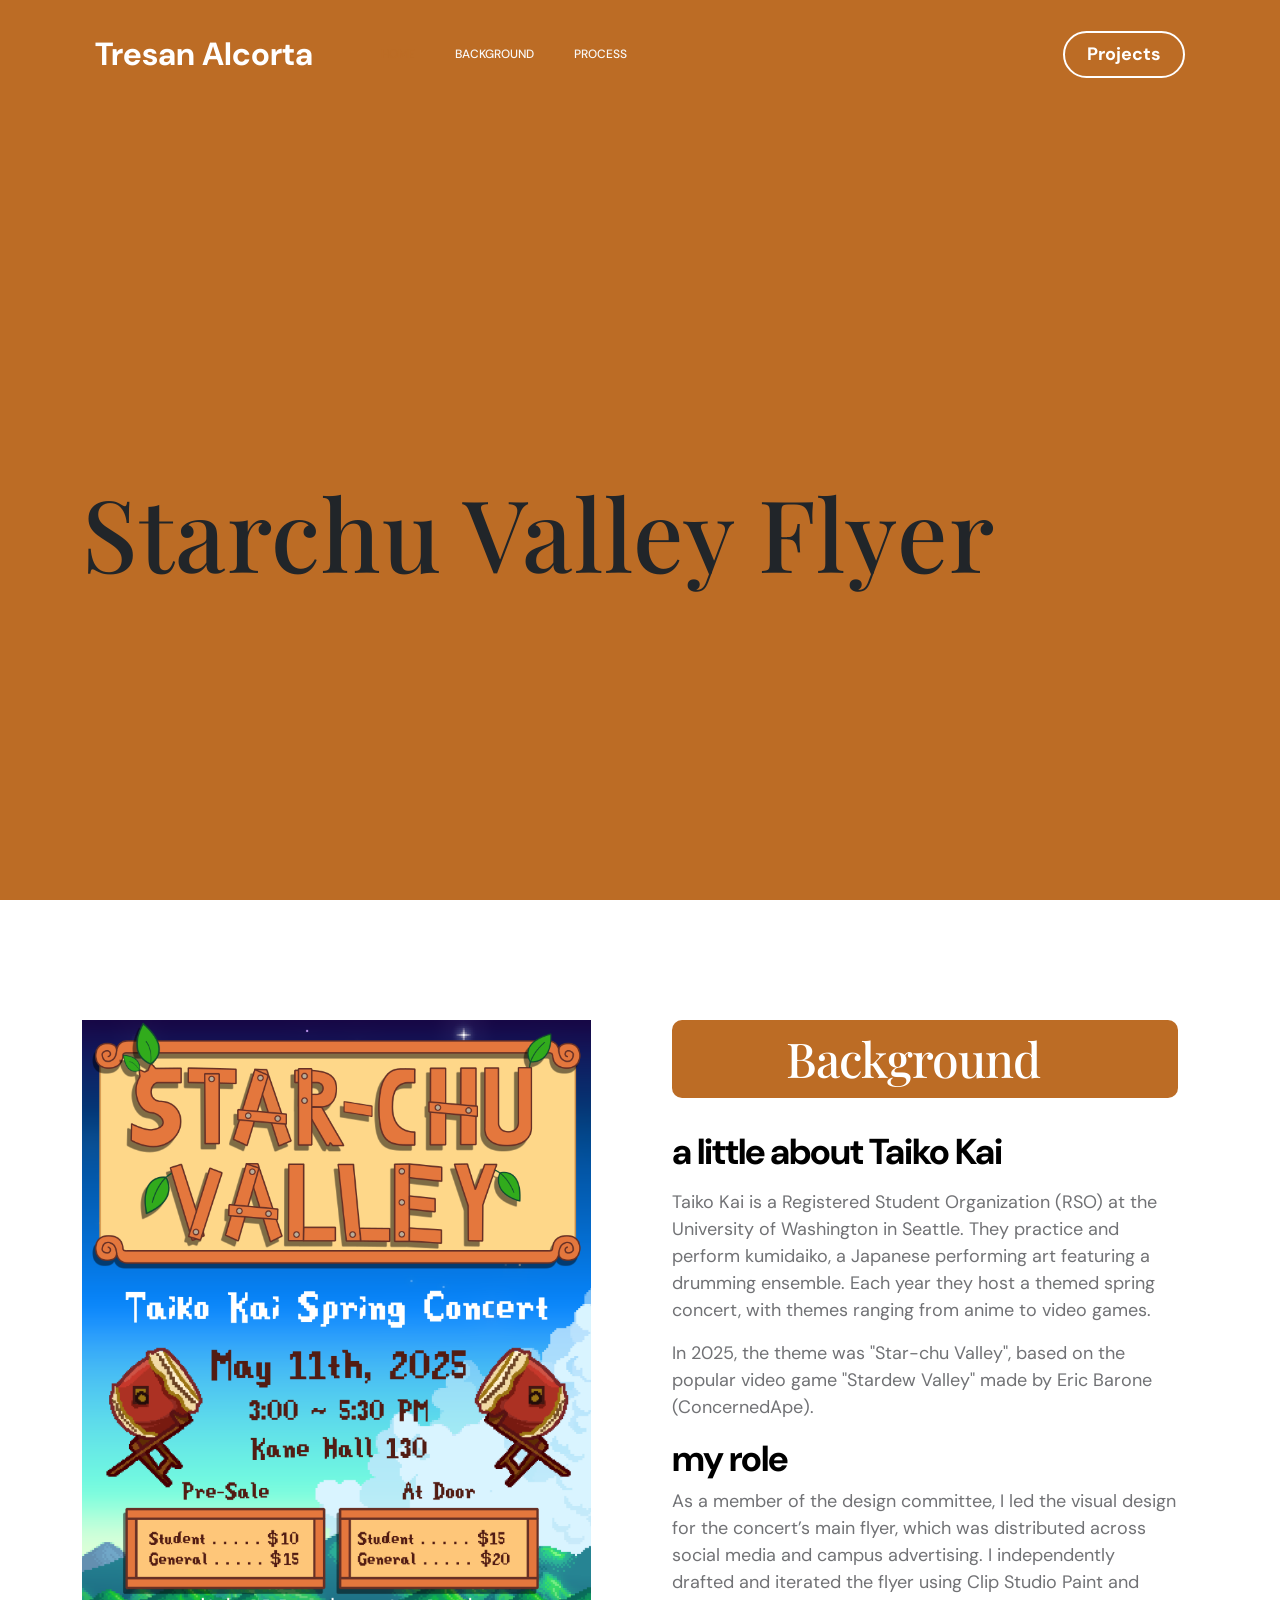
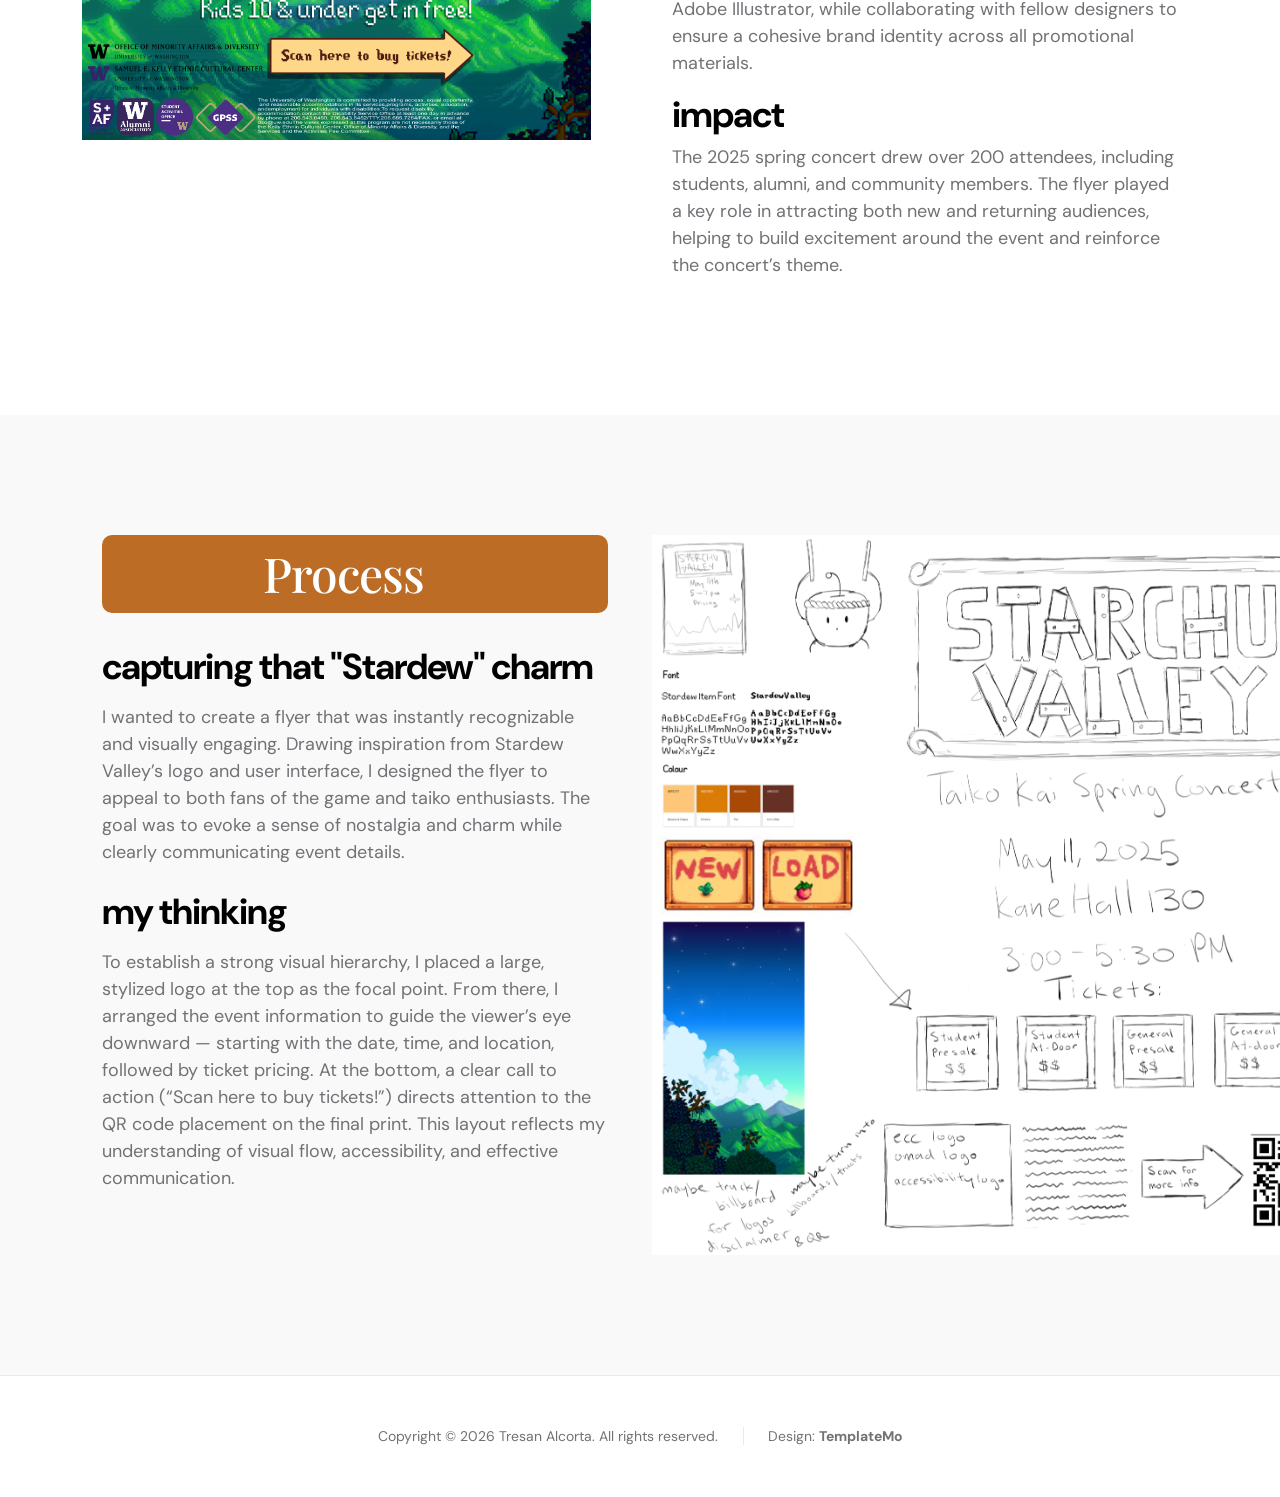
<file: starchu.html>
<!doctype html>
<html lang="en">
    <head>
        <meta charset="utf-8">
        <meta name="viewport" content="width=device-width, initial-scale=1">

        <meta name="description" content="Portfolio website showcasing work done by Tresan Alcorta">
        <meta name="author" content="Tresan Alcorta">

        <title>Tresan Alcorta's Portfolio</title>

        <!-- CSS FILES -->
        <link rel="preconnect" href="https://fonts.googleapis.com">
        
        <link rel="preconnect" href="https://fonts.gstatic.com" crossorigin>
        
        <link href="https://fonts.googleapis.com/css2?family=DM+Sans:wght@400;500;700&display=swap" rel="stylesheet">

        <link href="css/bootstrap.min.css" rel="stylesheet">

        <link href="css/bootstrap-icons.css" rel="stylesheet">

        <link href="css/magnific-popup.css" rel="stylesheet">

        <link href="css/templatemo-first-portfolio-style.css" rel="stylesheet">

        <link href="https://fonts.googleapis.com/css2?family=Playfair+Display:ital,wght@0,400..900;1,400..900&display=swap" rel="stylesheet">

        <link href="https://fonts.googleapis.com/css2?family=Caveat:wght@400..700&display=swap" rel="stylesheet">
        
    </head>
    
    <body>

        <section class="preloader">
            <div class="spinner">
                <span class="spinner-rotate"></span>    
            </div>
        </section>

        <nav class="navbar navbar-expand-lg">
            <div class="container">

                <button class="navbar-toggler" type="button" data-bs-toggle="collapse" data-bs-target="#navbarNav" aria-controls="navbarNav" aria-expanded="false" aria-label="Toggle navigation">
                    <span class="navbar-toggler-icon"></span>
                </button>

                <!-- <a href="index.html" class="navbar-brand mx-auto mx-lg-0">Tresan Alcorta</a> -->

                <div class="d-flex align-items-center d-lg-none">
                    <i class="navbar-icon bi-telephone-plus me-3"></i>
                    <a class="custom-btn btn" href="#section_5">
                        425-659-0700
                    </a>
                </div>

                <div class="collapse navbar-collapse" id="navbarNav">
                    <a href="index.html" class="navbar-brand mx-auto mx-lg-0">Tresan Alcorta</a>
                    <ul class="navbar-nav ms-lg-5">
                        <li class="nav-item">
                            <a class="nav-link click-scroll" href="index.html">Home</a>
                        </li>

                        <li class="nav-item">
                            <a class="nav-link click-scroll" href="#section_2">Background</a>
                        </li>

                        <li class="nav-item">
                            <a class="nav-link click-scroll" href="#section_3">Process</a>
                        </li>

                    </ul>

                    <div class="d-lg-flex align-items-center d-none ms-auto">
                        <!-- <i class="navbar-icon bi-telephone-plus me-3"></i> -->
                        <a class="custom-btn btn" href="index.html#section_4">
                            Projects
                        </a>
                    </div>
                </div>

            </div>
        </nav>

        <main>

            <section class="section_1-1 hero d-flex justify-content-center align-items-center" id="section_1">
                <div class="container">
                    <div class="row">

                        <div class="col">
                            <div class="hero-text">
                                <div class="hero-title-wrap d-flex align-items-center mb-4">
                                    <!-- <img src="images/happy-bearded-young-man.jpg" class="avatar-image avatar-image-large img-fluid" alt=""> -->

                                    <!-- <h1 class="hero-title ms-3 mb-0"></h1> -->
                                </div>

                                <h1 class="playfair-hero">Starchu Valley Flyer</h1>
                                <!-- <p class="caveat">Portfolio</p> -->
                                <!-- <p class="mb-4"><a class="custom-btn btn custom-link" href="#section_2">Take a Look</a></p> -->

                            </div>
                        </div> 
                        

                        <!-- <div class="col-lg-5 col-12 justify-content-center">
                            <div class="hero-image-wrap"></div>
                            <img src="" class="hero-image img-fluid" alt="">
                        </div> -->

                    </div>
                </div>

                <!-- <svg xmlns="http://www.w3.org/2000/svg" viewBox="0 0 1440 320"><path fill="#535da1" fill-opacity="1" d="M0,160L24,160C48,160,96,160,144,138.7C192,117,240,75,288,64C336,53,384,75,432,106.7C480,139,528,181,576,208C624,235,672,245,720,240C768,235,816,213,864,186.7C912,160,960,128,1008,133.3C1056,139,1104,181,1152,202.7C1200,224,1248,224,1296,197.3C1344,171,1392,117,1416,90.7L1440,64L1440,0L1416,0C1392,0,1344,0,1296,0C1248,0,1200,0,1152,0C1104,0,1056,0,1008,0C960,0,912,0,864,0C816,0,768,0,720,0C672,0,624,0,576,0C528,0,480,0,432,0C384,0,336,0,288,0C240,0,192,0,144,0C96,0,48,0,24,0L0,0Z"></path></svg> -->
            </section>


            <section class="about section-padding" id="section_2">
                <div class="container">
                    <div class="row">

                        <div class="col-lg-6 col-12">
                            <a href="images/projects/finalflyer.png" class="popup-image">
                                <img class="project-img" src="images/projects/finalflyer.png" class="about-image img-fluid" alt="">
                            </a>
                            
                        </div>

                        <div class="col-lg-6 col-12 mt-5 mt-lg-0">
                            <div class="about-thumb">

                                <div class="section-title-wrap d-flex justify-content-center align-items-center mb-4">
                                    <h2 class="text-white me-4 mb-0 playfair-header float-center">Background</h2>

                                    <!-- <img src="images/profilephotoround.png" class="avatar-image img-fluid" alt=""> -->
                                </div>

                                <h3 class="pt-2 mb-3">a little about Taiko Kai</h3>

                                <p>Taiko Kai is a Registered Student Organization (RSO) at the University of Washington in Seattle. They practice and perform kumidaiko, a Japanese performing art featuring a drumming ensemble. Each year they host a themed spring concert, with themes ranging from anime to video games.</p>
                                <p> In 2025, the theme was "Star-chu Valley", based on the popular video game "Stardew Valley" made by Eric Barone (ConcernedApe).</p>

                                <h3>my role</h3>

                                <p>As a member of the design committee, I led the visual design for the concert’s main flyer, which was distributed across social media and campus advertising. I independently drafted and iterated the flyer using Clip Studio Paint and Adobe Illustrator, while collaborating with fellow designers to ensure a cohesive brand identity across all promotional materials.</p>

                                <h3>impact</h3>
                                <p>The 2025 spring concert drew over 200 attendees, including students, alumni, and community members. The flyer played a key role in attracting both new and returning audiences, helping to build excitement around the event and reinforce the concert’s theme.</p>

                            </div>
                        </div>

                    </div>
                </div>
            </section>

            <section class="about section-padding" id="section_3" style="background-color: #f9f9f9;">
                <div class="container">
                    <div class="row">
                        
                        <div class="col-lg-6 col-12 mt-5 mt-lg-0">
                            <div class="about-thumb">

                                <div class="section-title-wrap d-flex justify-content-center align-items-center mb-4">
                                    <h2 class="text-white me-4 mb-0 playfair-header float-center">Process</h2>

                                </div>

                                <h3 class="pt-2 mb-3">capturing that "Stardew" charm</h3>

                                <p>I wanted to create a flyer that was instantly recognizable and visually engaging. Drawing inspiration from Stardew Valley’s logo and user interface, I designed the flyer to appeal to both fans of the game and taiko enthusiasts. The goal was to evoke a sense of nostalgia and charm while clearly communicating event details.</p>

                                <h3 class="pt-2 mb-3">my thinking</h3>
                                <p class="">To establish a strong visual hierarchy, I placed a large, stylized logo at the top as the focal point. From there, I arranged the event information to guide the viewer’s eye downward — starting with the date, time, and location, followed by ticket pricing. At the bottom, a clear call to action (“Scan here to buy tickets!”) directs attention to the QR code placement on the final print. This layout reflects my understanding of visual flow, accessibility, and effective communication.</p>

                                <h3></h3>
                            </div>
                        </div>

                        <div class="col-lg-6 col-12">
                            <a href="images/projects/flyerdesignprocess.png" class="popup-image">
                                <img class="project-img" src="images/projects/flyerdesignprocess.png" class="about-image img-fluid" alt="">
                            </a>
                            
                        </div>


                    </div>
                </div>
            </section>

        </main>

        <footer class="site-footer">
            <div class="container">
                <div class="row">

                    <div class="col-lg-12 col-12">
                        <div class="copyright-text-wrap">
                            <p class="mb-0">
                                <span class="copyright-text">Copyright © 2026 Tresan Alcorta.  All rights reserved.</span>
                                Design: 
                                <a rel="sponsored" href="https://templatemo.com" target="_blank">TemplateMo</a>
                            </p>
                        </div>
                    </div>

                </div>
            </div>
        </footer>

        <!-- JAVASCRIPT FILES -->
        <script src="js/jquery.min.js"></script>
        <script src="js/bootstrap.min.js"></script>
        <script src="js/jquery.sticky.js"></script>
        <script src="js/click-scroll.js"></script>
        <script src="js/jquery.magnific-popup.min.js"></script>
        <script src="js/magnific-popup-options.js"></script>
        <script src="js/custom.js"></script>

    </body>
</html>
</file>
<file: css/templatemo-first-portfolio-style.css>
/*

TemplateMo 578 First Portfolio

https://templatemo.com/tm-578-first-portfolio

*/


/*---------------------------------------
  CUSTOM PROPERTIES ( VARIABLES )             
-----------------------------------------*/
:root {
  --white-color:                  #ffffff;
  --primary-color:                #dda15e;
  --secondary-color:              #bc6c25;
  --section-bg-color:             #f9f9f9;
  --dark-color:                   #000000;
  --p-color:                      #717275;
  --border-color:                 #e9eaeb;
  --featured-border-color:        #606c38;

  --body-font-family:             'DM Sans', sans-serif;

  --h1-font-size:                 62px;
  --h2-font-size:                 48px;
  --h3-font-size:                 36px;
  --h4-font-size:                 32px;
  --h5-font-size:                 24px;
  --h6-font-size:                 22px;
  --p-font-size:                  18px;
  --menu-font-size:               12px;
  --copyright-font-size:          14px;

  --border-radius-large:          100px;
  --border-radius-medium:         20px;
  --border-radius-small:          10px;

  --font-weight-normal:           400;
  --font-weight-medium:           500;
  --font-weight-bold:             700;
}

#section_1 {
  width: 100vw;
  height: 100vh;
}

.section_1-1 {
  height: 50vh;
}

.project-img {
  height: 80vh;
}

.playfair-hero {
  font-family: "Playfair Display", serif;
  font-optical-sizing: auto;
  font-weight: 500;
  font-style: normal;
  font-size: 100px;
  display: inline;
}

.playfair-header {
  font-family: "Playfair Display", serif;
  font-optical-sizing: auto;
  font-weight: 500;
  font-style: normal;
}

.caveat {
  font-family: "Caveat", cursive;
  font-optical-sizing: auto;
  font-weight: 400;
  font-style: normal;
  color: var(--white-color);
  font-size: 80px;
  padding: 0rem;
  display: inline;
}

.starchu {
  width: 75%;
  height: 75%;
  display: flex;
  padding-top: 10rem;
}

body {
    background: var(--white-color);
    font-family: var(--body-font-family); 
}

#section_1 {
  background-color: 606c38;
}

.about-image {
  border-radius: 15px;
  height: 80%;
}

.hero-col {
  width: 100px;
}
/*---------------------------------------
  TYPOGRAPHY               
-----------------------------------------*/

h2,
h3,
h4,
h5,
h6 {
  color: var(--dark-color);
}

h1,
h2,
h3,
h4,
h5,
h6 {
  font-weight: var(--font-weight-bold);
  letter-spacing: -1px;
}

h1 {
  font-size: var(--h1-font-size);
  letter-spacing: 1px;
}

h2 {
  font-size: var(--h2-font-size);
  color: var(--secondary-color);
  
}

h3 {
  font-size: var(--h3-font-size);
}

h4 {
  font-size: var(--h4-font-size);
}

h5 {
  font-size: var(--h5-font-size);
  line-height: normal;
}

h6 {
  font-size: var(--h6-font-size);
}

p {
  color: var(--p-color);
  font-size: var(--p-font-size);
  font-weight: var(--font-weight-normal);
}

ul li {
  color: var(--p-color);
  font-size: var(--p-font-size);
  font-weight: var(--font-weight-normal);
}

a, 
button {
  touch-action: manipulation;
  transition: all 0.3s;
}

a {
  color: var(--p-color);
  text-decoration: none;
}

a:hover {
  color: var(--secondary-color);
}

::selection {
  background: var(--secondary-color);
  color: var(--white-color);
}

::-moz-selection {
  background: var(--secondary-color);
  color: var(--white-color);
}

.section-padding {
  padding-top: 120px;
  padding-bottom: 120px;
}

b,
strong {
  font-weight: var(--font-weight-bold);
}

.section-title-wrap {
  background: var(--secondary-color);
  border-radius: var(--border-radius-small);
  padding: 10px 30px;
}


/*---------------------------------------
  AVATAR IMAGE               
-----------------------------------------*/
.avatar-image {
  border-radius: var(--border-radius-large);
  width: 160px;
  height: 160px;
  object-fit: cover;
}

.avatar-image-large {
  width: 90.4px;
  height: 90.4px;
}


/*---------------------------------------
  PRE LOADER               
-----------------------------------------*/
.preloader {
  position: fixed;
  top: 0;
  left: 0;
  width: 100%;
  height: 100%;
  z-index: 99999;
  display: flex;
  flex-flow: row nowrap;
  justify-content: center;
  align-items: center;
  background: none repeat scroll 0 0 var(--white-color);
}

.spinner {
  border: 1px solid transparent;
  border-radius: var(--border-radius-small);
  position: relative;
}

.spinner:before {
  content: '';
  box-sizing: border-box;
  position: absolute;
  top: 50%;
  left: 50%;
  width: 45px;
  height: 45px;
  margin-top: -10px;
  margin-left: -10px;
  border-radius: 50%;
  border: 1px solid var(--border-color);
  border-top-color: var(--white-color);
  animation: spinner .9s linear infinite;
}

@-webkit-@keyframes spinner {
  to {transform: rotate(360deg);
  }
}

@keyframes spinner {
  to {transform: rotate(360deg);}
}


/*---------------------------------------
  CUSTOM ICON               
-----------------------------------------*/
.navbar-icon {
  background: var(--white-color);
  border-radius: var(--border-radius-large);
  color: var(--dark-color);
  width: 47px;
  height: 47px;
  line-height: 47px;
  text-align: center;
}

.is-sticky .navbar-icon {
  background: var(--secondary-color);
  color: var(--white-color);
}

.form-check-icon {
  color: var(--secondary-color);
}


/*---------------------------------------
  CUSTOM BUTTON               
-----------------------------------------*/
.custom-btn,
.navbar .custom-btn {
  font-size: var(--p-font-size);
  font-weight: var(--font-weight-bold);
}

.navbar .custom-btn {
  background: transparent;
  border-width: 2px;
  border-style: solid;
  border-color: var(--white-color);
  color: var(--white-color);
  padding: 8px 22px;
}

.navbar .custom-btn:hover {
  background: var(--white-color);
  border-color: transparent;
  color: var(--secondary-color);
}

.custom-btn {
  background: var(--secondary-color);
  border-radius: var(--border-radius-large);
  color: var(--white-color);
  font-weight: var(--font-weight-bold);
  padding: 12px 24px;
}

.custom-arrow-btn {
  width: 60px;
  background: var(--secondary-color);
  border-radius: 25%;
  color: var(--white-color);
  font-weight: var(--font-weight-bold);
}

.custom-arrow-btn:hover {
  background: var(--primary-color);
  box-shadow: 0 1rem 3rem rgba(0,0,0,.175);
  color: var(--white-color);
}

.custom-btn:hover {
  background: var(--primary-color);
  box-shadow: 0 1rem 3rem rgba(0,0,0,.175);
  color: var(--white-color);
}

.custom-border-btn {
  background: transparent;
  border: 2px solid var(--border-color);
  color: var(--p-color);
}

.custom-border-btn:hover {
  background: var(--secondary-color);
  border-color: var(--secondary-color);
  color: var(--white-color);
}

.custom-link {
	background-color: var(--primary-color);
}

.custom-link:hover {
	background-color: var(--secondary-color);
}


/*---------------------------------------
  NAVIGATION              
-----------------------------------------*/
.sticky-wrapper {
  position: relative;
  z-index: 222;
  height: auto !important;
}

.is-sticky,
.is-sticky .navbar .container {
  background: var(--white-color);
  box-shadow: 0 1rem 3rem rgb(0 0 0 / 18%);
}

.is-sticky .navbar-brand,
.is-sticky .navbar-brand:hover {
  color: var(--dark-color);
}

.is-sticky .navbar-nav .nav-link {
  color: var(--p-color);
}

.is-sticky .navbar .custom-btn {
  border-color: var(--secondary-color);
  color: var(--secondary-color);
}

.is-sticky .navbar .custom-btn:hover {
  background: var(--secondary-color);
  color: var(--white-color);
}

.navbar {
  background: transparent;
  position: absolute;
  z-index: 9;
  right: 0;
  left: 0;
  transition: all 0.3s;
  padding-top: 15px;
  padding-bottom: 0;
}

.navbar .container {
  border-radius: var(--border-radius-small);
  padding: 10px 25px;
}

.navbar-brand {
  font-size: var(--h4-font-size);
  font-weight: var(--font-weight-bold);
}

.navbar-brand,
.navbar-brand:hover {
  color: var(--white-color);
}

.navbar-expand-lg .navbar-nav .nav-link {
  padding-right: 0;
  padding-left: 0;
  margin-right: 20px;
  margin-left: 20px;
}

.navbar-nav .nav-link {
  display: inline-block;
  color: var(--section-bg-color);
  font-size: var(--menu-font-size);
  font-weight: var(--font-weight-medium);
  text-transform: uppercase;
  position: relative;
  padding-top: 15px;
  padding-bottom: 15px;
}

.navbar-nav .nav-link::after {
  content: "";
  background: transparent;
  position: absolute;
  bottom: 6px;
  right: 0;
  left: 0;
  width: 100%;
  height: 2px;
}

.navbar-nav .nav-link.active::after, 
.navbar-nav .nav-link:hover::after {
  background: var(--secondary-color);
}

.navbar-nav .nav-link.active, 
.navbar-nav .nav-link:hover {
  color: var(--secondary-color);
}

.navbar-toggler {
  border: 0;
  padding: 0;
  cursor: pointer;
  margin: 0;
  width: 30px;
  height: 35px;
  outline: none;
}

.navbar-toggler:focus {
  outline: none;
  box-shadow: none;
}

.navbar-toggler[aria-expanded="true"] .navbar-toggler-icon {
  background: transparent;
}

.navbar-toggler[aria-expanded="true"] .navbar-toggler-icon:before,
.navbar-toggler[aria-expanded="true"] .navbar-toggler-icon:after {
  transition: top 300ms 50ms ease, -webkit-transform 300ms 350ms ease;
  transition: top 300ms 50ms ease, transform 300ms 350ms ease;
  transition: top 300ms 50ms ease, transform 300ms 350ms ease, -webkit-transform 300ms 350ms ease;
  top: 0;
}

.navbar-toggler[aria-expanded="true"] .navbar-toggler-icon:before {
  transform: rotate(45deg);
}

.navbar-toggler[aria-expanded="true"] .navbar-toggler-icon:after {
  transform: rotate(-45deg);
}

.navbar-toggler .navbar-toggler-icon {
  background: var(--white-color);
  transition: background 10ms 300ms ease;
  display: block;
  width: 30px;
  height: 2px;
  position: relative;
}

.navbar-toggler .navbar-toggler-icon:before,
.navbar-toggler .navbar-toggler-icon:after {
  transition: top 300ms 350ms ease, -webkit-transform 300ms 50ms ease;
  transition: top 300ms 350ms ease, transform 300ms 50ms ease;
  transition: top 300ms 350ms ease, transform 300ms 50ms ease, -webkit-transform 300ms 50ms ease;
  position: absolute;
  right: 0;
  left: 0;
  background: var(--white-color);
  width: 30px;
  height: 2px;
  content: '';
}

.navbar-toggler .navbar-toggler-icon::before {
  top: -8px;
}

.navbar-toggler .navbar-toggler-icon::after {
  top: 8px;
}


/*---------------------------------------
  HERO              
-----------------------------------------*/
.hero {
  background: var(--secondary-color);
  position: relative;
  overflow: hidden;
  padding-top: 330px;
  padding-bottom: 330px;
  width: 100vw;
  height: 100vh;
}

@media  screen and (min-width: 991px) {
  .hero {
    height: 60vh;
  }
}

.hero-title,
.hero h2 {
  background: var(--white-color);
  box-shadow: 0 1rem 3rem rgba(0,0,0,.175);
  border-radius: var(--border-radius-large);
  display: inline-block;
  padding: 8px 24px;
}

.hero-title {
	font-size: 44px;
}

.hero h2 {
	font-size: 38px;
}

.hero-text {
  position: relative;
  z-index: 22;
  top: 70px;
}

.hero-image-wrap {
  background: var(--white-color);
  border-radius: 100%;
  width: 350px;
  height: 350px;
  position: absolute;
  z-index: 22;
  top: -50px;
  right: 0;
  left: 0;
  margin: auto;
  pointer-events: none;
}

.hero-image {
  position: absolute;
  z-index: 22;
  top: 0;
  min-width: 550px;
}

.hero svg {
  position: absolute;
  z-index: 2;
  bottom: 0;
  right: 0;
  left: 0;
  overflow: hidden;
  height: 100%;
  pointer-events: none;
}

.school-logo {
  width: 75%;
}


/*---------------------------------------
  ABOUT              
-----------------------------------------*/
.profile-thumb {
  border: 1px solid var(--border-color);
  border-radius: var(--border-radius-medium);
  position: relative;
  overflow: hidden;
}

.profile-title {
  border-bottom: 1px solid var(--border-color);
  padding: 15px 30px;
}

.profile-small-title {
  border-right: 1px solid var(--border-color);
  color: var(--secondary-color);
  font-weight: var(--font-weight-bold);
  min-width: 140px;
  margin-right: 10px;
  padding: 13px 30px;
  display: inline-block;
}

.profile-body p {
  margin-bottom: 0;
}

.profile-body p:nth-of-type(even) {
  background: var(--white-color);
}

.about-age {
  border-radius: var(--border-radius-medium);
}

.about-thumb {
  padding-right: 20px;
  padding-left: 20px;
}


/*---------------------------------------
  FEATURED              
-----------------------------------------*/
.featured-numbers {
  font-size: var(--h1-font-size);
  line-height: normal;
  display: block;
}

.featured-text {
  color: var(--secondary-color);
}

.featured-border-bottom {
  border-bottom: 1px solid var(--border-color);
}

.featured-border-start {
  border-left: 1px solid var(--border-color);
}


/*---------------------------------------
  CLIENTS              
-----------------------------------------*/

.clients-item-height {
	height: 120px;
}

.clients-image {
  display: block;
  max-width: 100px;
  margin: auto;
  transition: all ease 0.2s;
}

.clients-image:hover {
  transform: scale(1.3);
}


/*---------------------------------------
  SERVICES              
-----------------------------------------*/
.services,
.featured {
  background: var(--section-bg-color);
  border-top: 1px solid var(--border-color);
  border-bottom: 1px solid var(--border-color);
}

.services-thumb {
  background: var(--white-color);
  border: 2px solid transparent;
  border-radius: var(--border-radius-medium);
  position: relative;
  overflow: hidden;
  margin-bottom: 24px;
  padding: 40px 40px 240px 40px;
  transition: all 0.5s;
}

.services-thumb-up {
  position: relative;
  bottom: 50px;
  margin-bottom: -50px;
}

.services-thumb:hover {
  border: 2px solid var(--secondary-color);
  box-shadow: 0 1rem 3rem rgba(0,0,0,.175);
}

.services-thumb:hover .services-icon-wrap {
  /* background: var(--secondary-color);
  border-color: var(--secondary-color); */
  /* color: var(--white-color); */
}


.services-icon-wrap {
  /* border: 1px solid var(--border-color); */
  border-radius: var(--border-radius-small);
  position: absolute;
  bottom: 0;
  right: 0;
  width: 50%;
  height: 55%;
  transform: rotate(-35deg) translateY(55px);
  transition: all ease 0.5s;
}

.services-icon {
  font-size: 90px;
  position: relative;
  bottom: 15px;
}

.services-thumb:hover .services-price-wrap {
  background: var(--secondary-color);
}

.services-thumb:hover .services-price-overlay {
  background: var(--primary-color);
}

.services-price-wrap {
  background: var(--primary-color);
  border-radius: var(--border-radius-medium);
  position: relative;
  overflow: hidden;
  padding: 6px 20px 6px 15px;
  transition: all ease 0.5s;
}

.services-price-text {
  color: var(--white-color);
  font-size: var(--copyright-font-size);
  font-weight: var(--font-weight-bold);
}

.services-price-overlay {
  background: var(--secondary-color);
  border-bottom-left-radius: 100%;
  position: absolute;
  top: 0;
  right: 0;
  width: 20px;
  height: 20px;
  pointer-events: none;
}


/*---------------------------------------
  PROJECTS              
-----------------------------------------*/
.projects-thumb {
  background: var(--section-bg-color);
  border: 2px solid var(--white-color);
  border-radius: var(--border-radius-medium);
  position: relative;
  overflow: hidden;
  margin-top: 24px;
  margin-bottom: 24px;
  padding: 40px;
  transition: all ease 0.5s;
}

.projects-thumb:hover {
  border-color: var(--secondary-color);
}

.projects-thumb:hover .projects-image,
.projects-thumb:focus .projects-image {
  transform: rotate(0) translateY(0);
}

.projects-thumb .popup-image {
  display: block;
  width: 100%;
  height: 100%;
}

.projects-image {
  border-radius: var(--border-radius-medium);
  display: block;
  width: 100%;
  transform: rotate(10deg) translateY(80px);
  transition: all ease 0.5s;
  float: left;
}

.projects-title {
  margin-bottom: 20px;
}

.projects-tag {
  font-size: var(--menu-font-size);
  font-weight: var(--font-weight-medium);
  color: var(--secondary-color);
  text-transform: uppercase;
  margin-bottom: 5px;
}


/*---------------------------------------
  CONTACT              
-----------------------------------------*/
.contact {
  background: var(--section-bg-color);
}

.contact-info {
  background: var(--white-color);
  border-radius: var(--border-radius-small);
  padding: 60px 30px 30px 30px;
  height: 100%;
}

.contact-info-border-start {
  border-right: 1px solid var(--border-color);
  border-radius: var(--border-radius-small) 0 0 var(--border-radius-small);
}

.contact-form {
  margin-left: 10px;
}


/*---------------------------------------
  CUSTOM FORM               
-----------------------------------------*/
.custom-form .form-control {
  background: var(--white-color);
  box-shadow: none;
  border: 2px solid var(--border-color);
  color: var(--p-color);
  margin-bottom: 24px;
  padding-top: 13px;
  padding-bottom: 13px;
  outline: none;
}

.form-floating>label {
  color: var(--p-color);
}

.form-check-inline {
  vertical-align: middle;
  width: 100%;
  position: relative;
  margin-right: 0;
  margin-top: 0;
  margin-bottom: 24px;
  padding: 0;
}

.custom-form .form-check-label {
  position: absolute;
  top: 50%;
  left: 50%;
  transform: translate(-50%, -50%);
  text-align: center;
}

.form-check-label-text {
  color: var(--p-color);
  display: block;
  font-size: copyright-font-size;
  margin-top: 5px;
}

.form-check-input[type=checkbox] {
  background: var(--white-color);
  border: 2px solid var(--border-color);
  box-shadow: none;
  outline: none;
  width: 100%;
  margin-top: 0;
  margin-left: 0;
  padding: 40px 50px;
}

.form-check-input:checked[type=checkbox] {
  background-image: none;
}

.form-check-input:hover,
.form-check-input:checked {
  background-color: transparent;
  border-color: var(--secondary-color);
}

.custom-form .form-control:hover,
.custom-form .form-control:focus {
  background: transparent;
  border-color: var(--secondary-color);
}

.custom-form .form-floating textarea {
  height: 150px;
}

.custom-form button[type="submit"] {
  background: var(--secondary-color);
  border: none;
  border-radius: var(--border-radius-large);
  color: var(--white-color);
  font-weight: var(--font-weight-bold);
  transition: all 0.3s;
  margin-bottom: 0;
}

.custom-form button[type="submit"]:hover,
.custom-form button[type="submit"]:focus {
  background: var(--primary-color);
  border-color: transparent;
}


/*---------------------------------------
  SITE FOOTER              
-----------------------------------------*/
.site-footer {
  border-top: 1px solid var(--border-color);
  padding-top: 50px;
  padding-bottom: 50px;
  text-align: center;
}

.site-footer-title {
  font-size: var(--menu-font-size);
  color: var(--dark-color);
  text-transform: uppercase;
}

.copyright-text-wrap p,
.copyright-text {
  font-size: var(--copyright-font-size);
}

.copyright-text {
  border-right: 1px solid var(--border-color);
  padding-right: 25px;
  margin-right: 20px;
}

.copyright-text-wrap a {
  font-weight: var(--font-weight-bold);
}

.footer-menu {
  margin: 0;
  padding: 0;
}

.footer-menu-item {
  list-style: none;
  display: inline-block;
  vertical-align: top;
}

.footer-menu-link {
  border: 1px solid var(--border-color);
  border-radius: var(--border-radius-medium);
  font-size: var(--copyright-font-size);
  font-weight: var(--font-weight-medium);
  display: inline-block;
  vertical-align: top;
  text-align: center;
  margin-right: 10px;
  margin-bottom: 10px;
  padding: 6px 14px;
  min-width: 70px;
}

.footer-menu-link:hover {
  background: var(--secondary-color);
  border-color: transparent;
  color: var(--white-color);
}


/*---------------------------------------
  SOCIAL ICON               
-----------------------------------------*/
.social-icon {
  margin: 0;
  padding: 0;
}

.social-icon-item {
  list-style: none;
  display: inline-block;
  vertical-align: top;
}

.social-icon-link {
  border: 1px solid var(--border-color);
  border-radius: var(--border-radius-large);
  font-size: var(--copyright-font-size);
  color: var(--dark-color);
  display: inline-block;
  vertical-align: top;
  margin: 2px 2px 5px 2px;
  width: 40px;
  height: 40px;
  line-height: 40px;
  text-align: center;
}

.social-icon-link:hover {
  background: var(--secondary-color);
  border-color: transparent;
  color: var(--white-color);
}


/*---------------------------------------
  RESPONSIVE STYLES               
-----------------------------------------*/
@media screen and (min-width: 1600px) {
  .hero {
    padding-top: 380px;
    padding-bottom: 380px;
  }

  .hero-image-wrap {
    top: -50px;
    width: 400px;
    height: 400px;
  }

  .hero-image {
    min-width: 650px;
  }
  
  .hero-title,
	.hero h2 {
	  font-size: var(--h2-font-size);
	}
}

@media screen and (max-width: 991px) {
  h1 {
    font-size: 48px;
  }

  h2 {
    font-size: 36px;
  }

  h3 {
    font-size: 32px;
  }

  h4 {
    font-size: 28px;
  }

  h5 {
    font-size: 20px;
  }

  h6 {
    font-size: 18px;
  }

  .-padding {
    padding-top: 80px;
    padding-bottom: 80px;
  }

  .custom-btn,
  .navbar .custom-btn {
    font-size: var(--copyright-text-font-size);
    padding: 8px 16px;
  }

  .navbar .container {
    background: var(--white-color);
  }

  .navbar-brand,
  .navbar-brand:hover {
    color: var(--dark-color);
  }

  .navbar-icon {
    background: var(--secondary-color);
    color: var(--white-color);
    width: 44px;
    height: 44px;
    line-height: 44px;
  }

  .navbar .custom-btn {
    border-color: var(--secondary-color);
    color: var(--secondary-color);
  }

  .navbar-toggler .navbar-toggler-icon,
  .navbar-toggler .navbar-toggler-icon:before,
  .navbar-toggler .navbar-toggler-icon:after {
    background: var(--dark-color);
  }

  .navbar-expand-lg .navbar-nav .nav-link {
    margin-left: 0;
  }

  .navbar-nav .nav-link {
    color: var(--p-color);
    padding-top: 10px;
    padding-bottom: 10px;
  }

  .hero {
    padding-top: 200px;
    padding-bottom: 400px;
  }

  .hero-text {
    top: 0;
    margin-bottom: 120px;
  }

  .about-thumb {
    padding-right: 0;
    padding-left: 0;
  }

  .about-numbers {
    font-size: 42px;
  }

  .services-thumb-up {
    bottom: 0;
    margin-bottom: 32px;
  }

  .services-thumb {
    margin-bottom: 32px;
    padding-bottom: 270px;
  }

  .services-icon-wrap {
    width: 45%;
    height: 60%;
  }

  .services .col-lg-10 .row .col-lg-6:last-child,
  .projects .col-lg-4:last-child {
    margin-bottom: 0;
  }

  .projects-thumb {
    margin-top: 0;
    margin-bottom: 32px;
  }

  .contact-info {
    border-radius: 0 0 var(--border-radius-small) var(--border-radius-small);
    padding: 40px 30px;
  }

  .contact-info-border-start {
    border-right: 0;
    border-bottom: 1px solid var(--border-color);
    border-radius: var(--border-radius-small) var(--border-radius-small) 0 0;
  }
}

@media screen and (max-width: 575px) {
  .navbar .container {
    margin-right: 12px;
    margin-left: 12px;
  }
}

@media screen and (max-width: 480px) {
  h1 {
    font-size: 40px;
  }

  h2 {
    font-size: 28px;
  }

  h3 {
    font-size: 26px;
  }

  h4 {
    font-size: 22px;
  }

  h5 {
    font-size: 20px;
  }

  .custom-btn,
  .navbar .custom-btn {
    font-size: 13px;
    padding: 6px 12px;
  }

  .navbar-icon {
    font-size: var(--copyright-font-size);
    width: 35.5px;
    height: 35.5px;
    line-height: 35.5px;
  }

  .hero-image-wrap {
    width: 300px;
    height: 300px;
  }

  .hero-image {
    min-width: inherit;
  }
}
</file>
